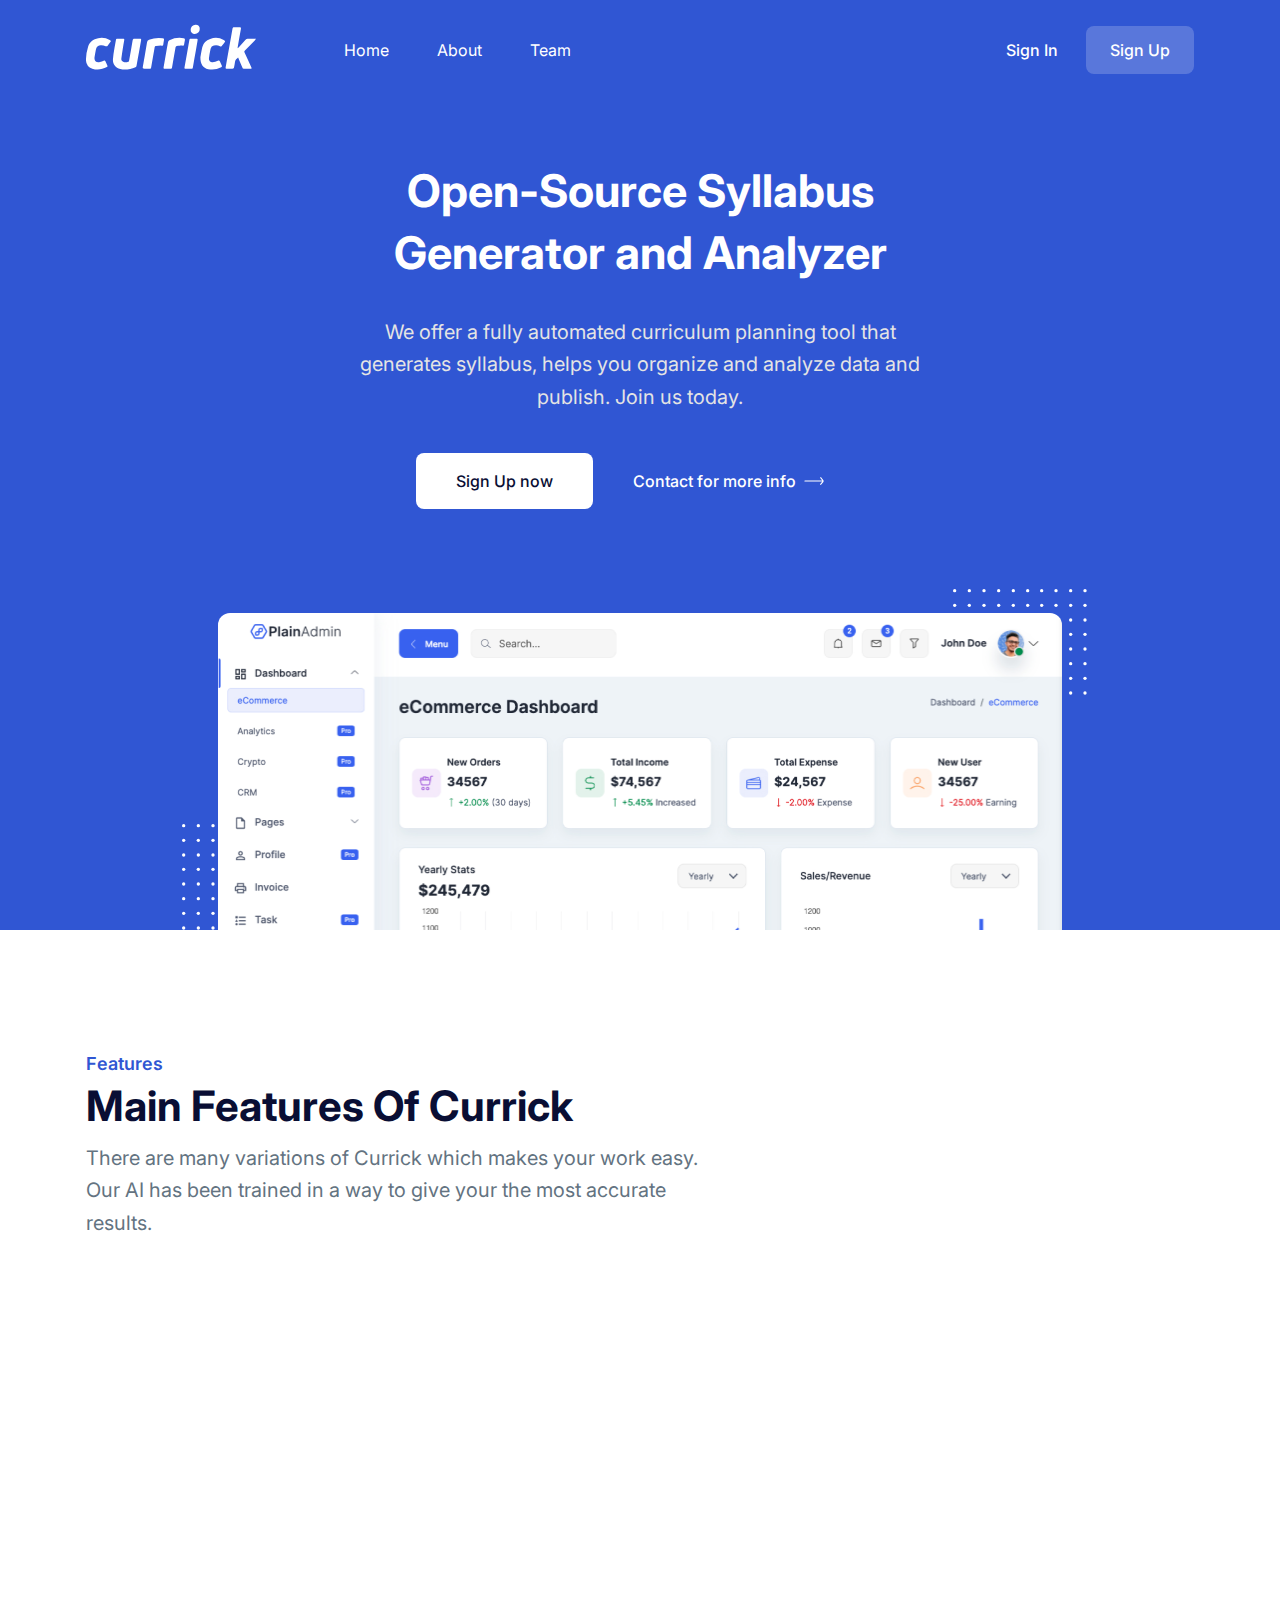
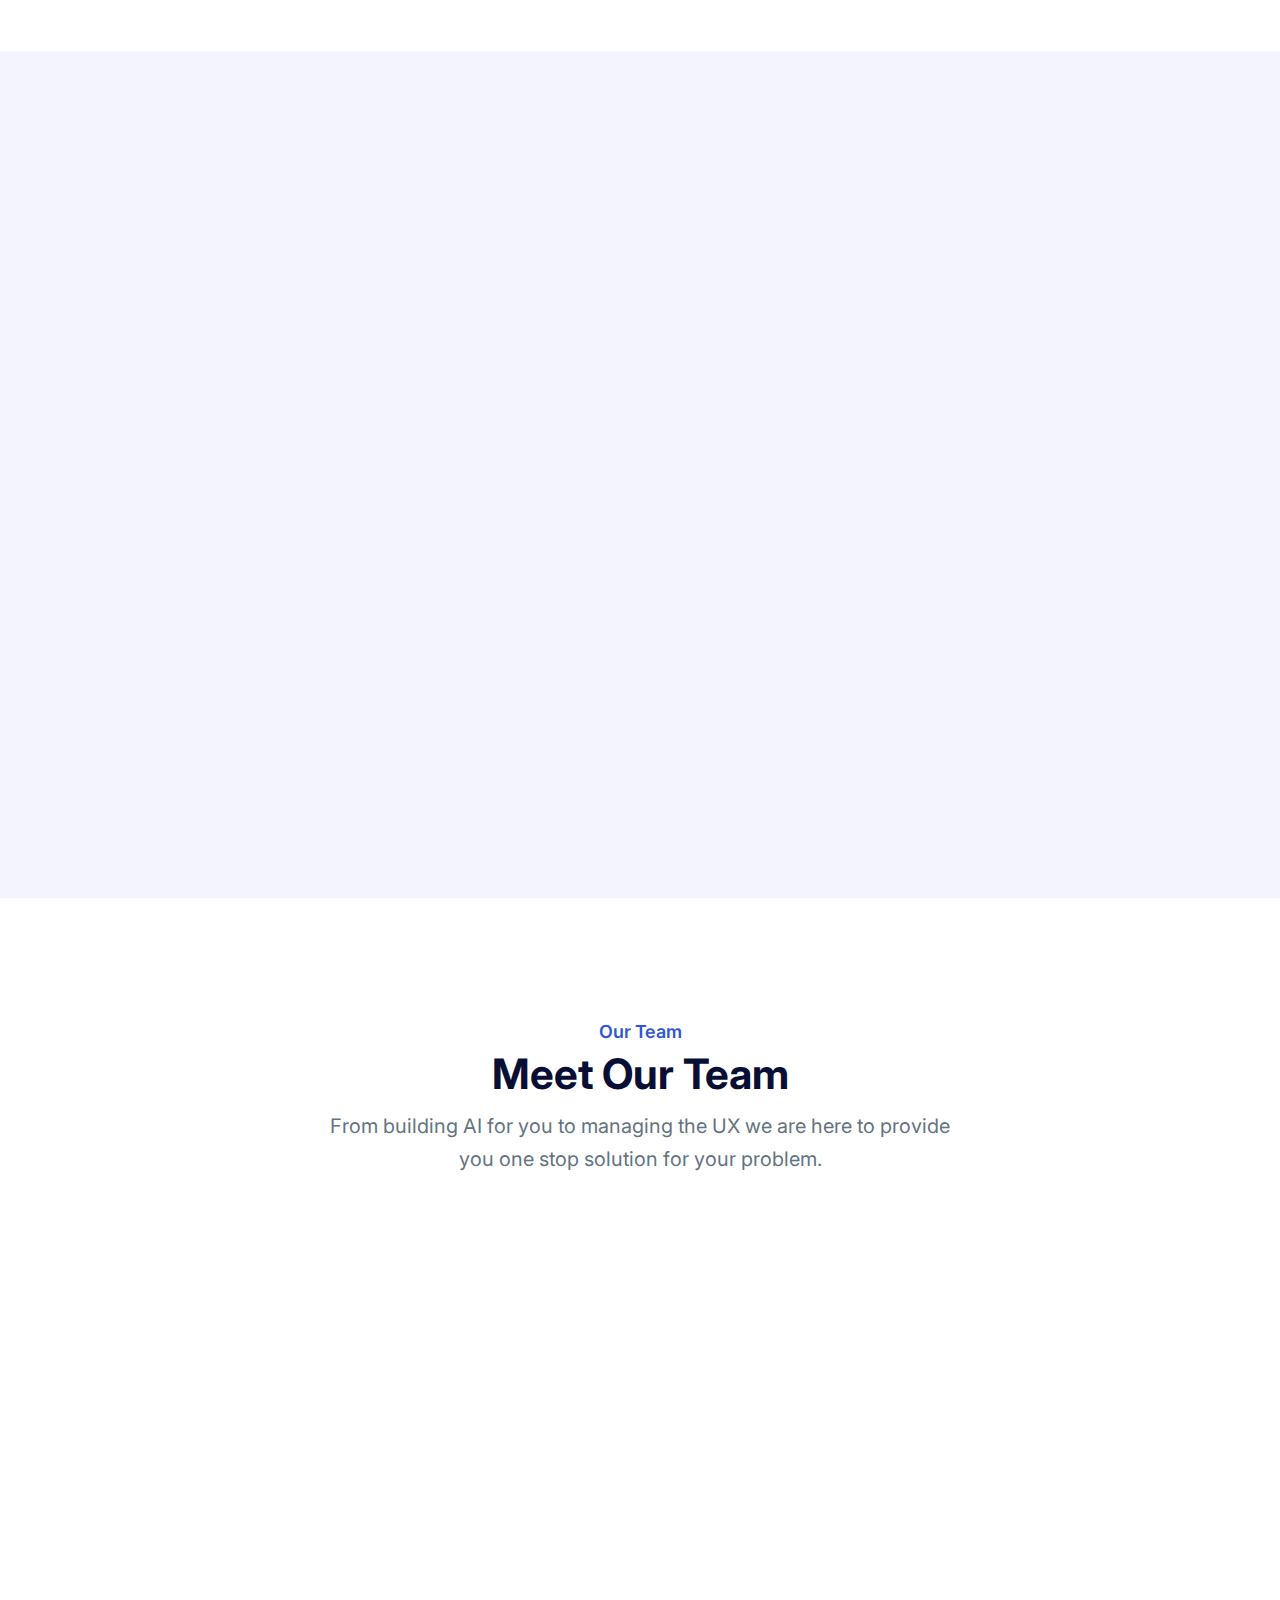
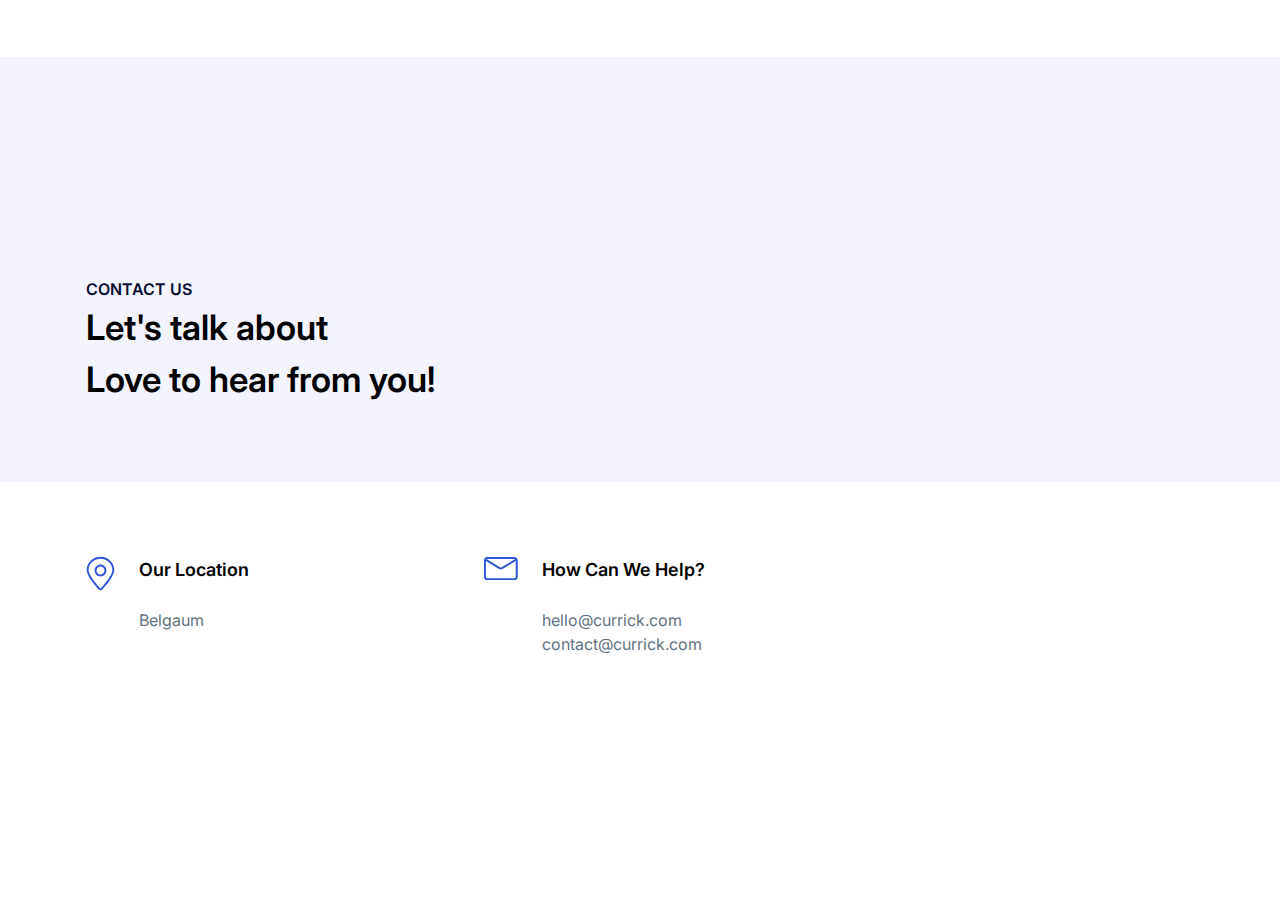
<file: templates/index.html>
<!DOCTYPE html>
<html lang="en" class="scroll-smooth">
  <head>
    <meta charset="UTF-8" />
    <meta http-equiv="X-UA-Compatible" content="IE=edge" />
    <meta name="viewport" content="width=device-width, initial-scale=1.0" />
    <title>
      Currick - Home
    </title>
    <link
      rel="shortcut icon"
      href="../static/img/logo/favicon.svg"
      type="image/x-icon"
    />
    <link rel="stylesheet" href="../static/css/animate.css" />
    <link rel="stylesheet" href="../static/css/tailwind.css" />

    <!-- ==== WOW JS ==== -->
    <script src="../static/js/wow.min.js"></script>
    <script>
      new WOW().init();
    </script>
  </head>
  <body>
    <!-- ====== Navbar Section Start -->
    <div
      class="ud-header absolute top-0 left-0 z-40 flex w-full items-center bg-transparent"
    >
      <div class="container">
        <div class="relative -mx-4 flex items-center justify-between">
          <div class="w-60 max-w-full px-4">
            <a href="/" class="navbar-logo block w-full py-5">
              <img
                src="../static/img/logo/logo-white.svg"
                alt="logo"
                class="header-logo w-full"
              />
            </a>
          </div>
          <div class="flex w-full items-center justify-between px-4">
            <div>
              <button
                id="navbarToggler"
                class="absolute right-4 top-1/2 block -translate-y-1/2 rounded-lg px-3 py-[6px] ring-primary focus:ring-2 lg:hidden"
              >
                <span
                  class="relative my-[6px] block h-[2px] w-[30px] bg-white"
                ></span>
                <span
                  class="relative my-[6px] block h-[2px] w-[30px] bg-white"
                ></span>
                <span
                  class="relative my-[6px] block h-[2px] w-[30px] bg-white"
                ></span>
              </button>
              <nav
                id="navbarCollapse"
                class="absolute right-4 top-full hidden w-full max-w-[250px] rounded-lg bg-white py-5 shadow-lg lg:static lg:block lg:w-full lg:max-w-full lg:bg-transparent lg:py-0 lg:px-4 lg:shadow-none xl:px-6"
              >
                <ul class="blcok lg:flex">
                  <li class="group relative">
                    <a
                      href="/"
                      class="ud-menu-scroll mx-8 flex py-2 text-base text-dark group-hover:text-primary lg:mr-0 lg:inline-flex lg:py-6 lg:px-0 lg:text-white lg:group-hover:text-white lg:group-hover:opacity-70"
                    >
                      Home
                    </a>
                  </li>
                  <li class="group relative">
                    <a
                      href="/about"
                      class="ud-menu-scroll mx-8 flex py-2 text-base text-dark group-hover:text-primary lg:mr-0 lg:ml-7 lg:inline-flex lg:py-6 lg:px-0 lg:text-white lg:group-hover:text-white lg:group-hover:opacity-70 xl:ml-12"
                    >
                      About
                    </a>
                  </li>
                  <li class="group relative">
                    <a
                      href="/team"
                      class="ud-menu-scroll mx-8 flex py-2 text-base text-dark group-hover:text-primary lg:mr-0 lg:ml-7 lg:inline-flex lg:py-6 lg:px-0 lg:text-white lg:group-hover:text-white lg:group-hover:opacity-70 xl:ml-12"
                    >
                      Team
                    </a>
                  </li>
                </ul>
              </nav>
            </div>
            <div class="hidden justify-end pr-16 sm:flex lg:pr-0">
              <a
                href="/login"
                class="loginBtn py-3 px-7 text-base font-medium text-white hover:opacity-70"
              >
                Sign In
              </a>
              <a
                href="/register"
                class="signUpBtn rounded-lg bg-white bg-opacity-20 py-3 px-6 text-base font-medium text-white duration-300 ease-in-out hover:bg-opacity-100 hover:text-dark"
              >
                Sign Up
              </a>
            </div>
          </div>
        </div>
      </div>
    </div>
    <!-- ====== Navbar Section End -->

    <!-- ====== Hero Section Start -->
    <div
      id="home"
      class="relative overflow-hidden bg-primary pt-[120px] md:pt-[130px] lg:pt-[160px]"
    >
      <div class="container">
        <div class="-mx-4 flex flex-wrap items-center">
          <div class="w-full px-4">
            <div
              class="hero-content wow fadeInUp mx-auto max-w-[780px] text-center"
              data-wow-delay=".2s"
            >
              <h1
                class="mb-8 text-3xl font-bold leading-snug text-white sm:text-4xl sm:leading-snug md:text-[45px] md:leading-snug"
              >
                Open-Source Syllabus <br>Generator and Analyzer
              </h1>
              <p
                class="mx-auto mb-10 max-w-[600px] text-base text-[#e4e4e4] sm:text-lg sm:leading-relaxed md:text-xl md:leading-relaxed"
              >
              We offer a fully automated curriculum planning tool that generates syllabus, helps you organize and analyze data and publish. Join us today.
              </p>
              <ul class="mb-10 flex flex-wrap items-center justify-center">
                <li>
                  <a
                    href="/register"
                    class="inline-flex items-center justify-center rounded-lg bg-white py-4 px-6 text-center text-base font-medium text-dark transition duration-300 ease-in-out hover:text-primary hover:shadow-lg sm:px-10"
                  >
                    Sign Up now
                  </a>
                </li>
                <li>
                  <a
                    href="/contact"
                    target="_blank"
                    class="flex items-center py-4 px-6 text-base font-medium text-white transition duration-300 ease-in-out hover:opacity-70 sm:px-10"
                  >
                    Contact for more info
                    <span class="pl-2">
                      <svg
                        width="20"
                        height="8"
                        viewBox="0 0 20 8"
                        class="fill-current"
                      >
                        <path
                          d="M19.2188 2.90632L17.0625 0.343819C16.875 0.125069 16.5312 0.0938193 16.2812 0.281319C16.0625 0.468819 16.0312 0.812569 16.2188 1.06257L18.25 3.46882H0.9375C0.625 3.46882 0.375 3.71882 0.375 4.03132C0.375 4.34382 0.625 4.59382 0.9375 4.59382H18.25L16.2188 7.00007C16.0312 7.21882 16.0625 7.56257 16.2812 7.78132C16.375 7.87507 16.5 7.90632 16.625 7.90632C16.7812 7.90632 16.9375 7.84382 17.0312 7.71882L19.1875 5.15632C19.75 4.46882 19.75 3.53132 19.2188 2.90632Z"
                        />
                      </svg>
                    </span>
                  </a>
                </li>
              </ul>
            </div>
          </div>

          <div class="w-full px-4">
            <div
              class="wow fadeInUp relative z-10 mx-auto max-w-[845px]"
              data-wow-delay=".25s"
            >
              <div class="mt-16">
                <img
                  src="../static/img/hero/hero-image.jpg"
                  alt="hero"
                  class="mx-auto max-w-full rounded-t-xl rounded-tr-xl"
                />
              </div>
              <div class="absolute bottom-0 -left-9 z-[-1]">
                <svg
                  width="134"
                  height="106"
                  viewBox="0 0 134 106"
                  fill="none"
                  xmlns="http://www.w3.org/2000/svg"
                >
                  <circle
                    cx="1.66667"
                    cy="104"
                    r="1.66667"
                    transform="rotate(-90 1.66667 104)"
                    fill="white"
                  />
                  <circle
                    cx="16.3333"
                    cy="104"
                    r="1.66667"
                    transform="rotate(-90 16.3333 104)"
                    fill="white"
                  />
                  <circle
                    cx="31"
                    cy="104"
                    r="1.66667"
                    transform="rotate(-90 31 104)"
                    fill="white"
                  />
                  <circle
                    cx="45.6667"
                    cy="104"
                    r="1.66667"
                    transform="rotate(-90 45.6667 104)"
                    fill="white"
                  />
                  <circle
                    cx="60.3333"
                    cy="104"
                    r="1.66667"
                    transform="rotate(-90 60.3333 104)"
                    fill="white"
                  />
                  <circle
                    cx="88.6667"
                    cy="104"
                    r="1.66667"
                    transform="rotate(-90 88.6667 104)"
                    fill="white"
                  />
                  <circle
                    cx="117.667"
                    cy="104"
                    r="1.66667"
                    transform="rotate(-90 117.667 104)"
                    fill="white"
                  />
                  <circle
                    cx="74.6667"
                    cy="104"
                    r="1.66667"
                    transform="rotate(-90 74.6667 104)"
                    fill="white"
                  />
                  <circle
                    cx="103"
                    cy="104"
                    r="1.66667"
                    transform="rotate(-90 103 104)"
                    fill="white"
                  />
                  <circle
                    cx="132"
                    cy="104"
                    r="1.66667"
                    transform="rotate(-90 132 104)"
                    fill="white"
                  />
                  <circle
                    cx="1.66667"
                    cy="89.3333"
                    r="1.66667"
                    transform="rotate(-90 1.66667 89.3333)"
                    fill="white"
                  />
                  <circle
                    cx="16.3333"
                    cy="89.3333"
                    r="1.66667"
                    transform="rotate(-90 16.3333 89.3333)"
                    fill="white"
                  />
                  <circle
                    cx="31"
                    cy="89.3333"
                    r="1.66667"
                    transform="rotate(-90 31 89.3333)"
                    fill="white"
                  />
                  <circle
                    cx="45.6667"
                    cy="89.3333"
                    r="1.66667"
                    transform="rotate(-90 45.6667 89.3333)"
                    fill="white"
                  />
                  <circle
                    cx="60.3333"
                    cy="89.3338"
                    r="1.66667"
                    transform="rotate(-90 60.3333 89.3338)"
                    fill="white"
                  />
                  <circle
                    cx="88.6667"
                    cy="89.3338"
                    r="1.66667"
                    transform="rotate(-90 88.6667 89.3338)"
                    fill="white"
                  />
                  <circle
                    cx="117.667"
                    cy="89.3338"
                    r="1.66667"
                    transform="rotate(-90 117.667 89.3338)"
                    fill="white"
                  />
                  <circle
                    cx="74.6667"
                    cy="89.3338"
                    r="1.66667"
                    transform="rotate(-90 74.6667 89.3338)"
                    fill="white"
                  />
                  <circle
                    cx="103"
                    cy="89.3338"
                    r="1.66667"
                    transform="rotate(-90 103 89.3338)"
                    fill="white"
                  />
                  <circle
                    cx="132"
                    cy="89.3338"
                    r="1.66667"
                    transform="rotate(-90 132 89.3338)"
                    fill="white"
                  />
                  <circle
                    cx="1.66667"
                    cy="74.6673"
                    r="1.66667"
                    transform="rotate(-90 1.66667 74.6673)"
                    fill="white"
                  />
                  <circle
                    cx="1.66667"
                    cy="31.0003"
                    r="1.66667"
                    transform="rotate(-90 1.66667 31.0003)"
                    fill="white"
                  />
                  <circle
                    cx="16.3333"
                    cy="74.6668"
                    r="1.66667"
                    transform="rotate(-90 16.3333 74.6668)"
                    fill="white"
                  />
                  <circle
                    cx="16.3333"
                    cy="31.0003"
                    r="1.66667"
                    transform="rotate(-90 16.3333 31.0003)"
                    fill="white"
                  />
                  <circle
                    cx="31"
                    cy="74.6668"
                    r="1.66667"
                    transform="rotate(-90 31 74.6668)"
                    fill="white"
                  />
                  <circle
                    cx="31"
                    cy="31.0003"
                    r="1.66667"
                    transform="rotate(-90 31 31.0003)"
                    fill="white"
                  />
                  <circle
                    cx="45.6667"
                    cy="74.6668"
                    r="1.66667"
                    transform="rotate(-90 45.6667 74.6668)"
                    fill="white"
                  />
                  <circle
                    cx="45.6667"
                    cy="31.0003"
                    r="1.66667"
                    transform="rotate(-90 45.6667 31.0003)"
                    fill="white"
                  />
                  <circle
                    cx="60.3333"
                    cy="74.6668"
                    r="1.66667"
                    transform="rotate(-90 60.3333 74.6668)"
                    fill="white"
                  />
                  <circle
                    cx="60.3333"
                    cy="31.0001"
                    r="1.66667"
                    transform="rotate(-90 60.3333 31.0001)"
                    fill="white"
                  />
                  <circle
                    cx="88.6667"
                    cy="74.6668"
                    r="1.66667"
                    transform="rotate(-90 88.6667 74.6668)"
                    fill="white"
                  />
                  <circle
                    cx="88.6667"
                    cy="31.0001"
                    r="1.66667"
                    transform="rotate(-90 88.6667 31.0001)"
                    fill="white"
                  />
                  <circle
                    cx="117.667"
                    cy="74.6668"
                    r="1.66667"
                    transform="rotate(-90 117.667 74.6668)"
                    fill="white"
                  />
                  <circle
                    cx="117.667"
                    cy="31.0001"
                    r="1.66667"
                    transform="rotate(-90 117.667 31.0001)"
                    fill="white"
                  />
                  <circle
                    cx="74.6667"
                    cy="74.6668"
                    r="1.66667"
                    transform="rotate(-90 74.6667 74.6668)"
                    fill="white"
                  />
                  <circle
                    cx="74.6667"
                    cy="31.0001"
                    r="1.66667"
                    transform="rotate(-90 74.6667 31.0001)"
                    fill="white"
                  />
                  <circle
                    cx="103"
                    cy="74.6668"
                    r="1.66667"
                    transform="rotate(-90 103 74.6668)"
                    fill="white"
                  />
                  <circle
                    cx="103"
                    cy="31.0001"
                    r="1.66667"
                    transform="rotate(-90 103 31.0001)"
                    fill="white"
                  />
                  <circle
                    cx="132"
                    cy="74.6668"
                    r="1.66667"
                    transform="rotate(-90 132 74.6668)"
                    fill="white"
                  />
                  <circle
                    cx="132"
                    cy="31.0001"
                    r="1.66667"
                    transform="rotate(-90 132 31.0001)"
                    fill="white"
                  />
                  <circle
                    cx="1.66667"
                    cy="60.0003"
                    r="1.66667"
                    transform="rotate(-90 1.66667 60.0003)"
                    fill="white"
                  />
                  <circle
                    cx="1.66667"
                    cy="16.3336"
                    r="1.66667"
                    transform="rotate(-90 1.66667 16.3336)"
                    fill="white"
                  />
                  <circle
                    cx="16.3333"
                    cy="60.0003"
                    r="1.66667"
                    transform="rotate(-90 16.3333 60.0003)"
                    fill="white"
                  />
                  <circle
                    cx="16.3333"
                    cy="16.3336"
                    r="1.66667"
                    transform="rotate(-90 16.3333 16.3336)"
                    fill="white"
                  />
                  <circle
                    cx="31"
                    cy="60.0003"
                    r="1.66667"
                    transform="rotate(-90 31 60.0003)"
                    fill="white"
                  />
                  <circle
                    cx="31"
                    cy="16.3336"
                    r="1.66667"
                    transform="rotate(-90 31 16.3336)"
                    fill="white"
                  />
                  <circle
                    cx="45.6667"
                    cy="60.0003"
                    r="1.66667"
                    transform="rotate(-90 45.6667 60.0003)"
                    fill="white"
                  />
                  <circle
                    cx="45.6667"
                    cy="16.3336"
                    r="1.66667"
                    transform="rotate(-90 45.6667 16.3336)"
                    fill="white"
                  />
                  <circle
                    cx="60.3333"
                    cy="60.0003"
                    r="1.66667"
                    transform="rotate(-90 60.3333 60.0003)"
                    fill="white"
                  />
                  <circle
                    cx="60.3333"
                    cy="16.3336"
                    r="1.66667"
                    transform="rotate(-90 60.3333 16.3336)"
                    fill="white"
                  />
                  <circle
                    cx="88.6667"
                    cy="60.0003"
                    r="1.66667"
                    transform="rotate(-90 88.6667 60.0003)"
                    fill="white"
                  />
                  <circle
                    cx="88.6667"
                    cy="16.3336"
                    r="1.66667"
                    transform="rotate(-90 88.6667 16.3336)"
                    fill="white"
                  />
                  <circle
                    cx="117.667"
                    cy="60.0003"
                    r="1.66667"
                    transform="rotate(-90 117.667 60.0003)"
                    fill="white"
                  />
                  <circle
                    cx="117.667"
                    cy="16.3336"
                    r="1.66667"
                    transform="rotate(-90 117.667 16.3336)"
                    fill="white"
                  />
                  <circle
                    cx="74.6667"
                    cy="60.0003"
                    r="1.66667"
                    transform="rotate(-90 74.6667 60.0003)"
                    fill="white"
                  />
                  <circle
                    cx="74.6667"
                    cy="16.3336"
                    r="1.66667"
                    transform="rotate(-90 74.6667 16.3336)"
                    fill="white"
                  />
                  <circle
                    cx="103"
                    cy="60.0003"
                    r="1.66667"
                    transform="rotate(-90 103 60.0003)"
                    fill="white"
                  />
                  <circle
                    cx="103"
                    cy="16.3336"
                    r="1.66667"
                    transform="rotate(-90 103 16.3336)"
                    fill="white"
                  />
                  <circle
                    cx="132"
                    cy="60.0003"
                    r="1.66667"
                    transform="rotate(-90 132 60.0003)"
                    fill="white"
                  />
                  <circle
                    cx="132"
                    cy="16.3336"
                    r="1.66667"
                    transform="rotate(-90 132 16.3336)"
                    fill="white"
                  />
                  <circle
                    cx="1.66667"
                    cy="45.3336"
                    r="1.66667"
                    transform="rotate(-90 1.66667 45.3336)"
                    fill="white"
                  />
                  <circle
                    cx="1.66667"
                    cy="1.66683"
                    r="1.66667"
                    transform="rotate(-90 1.66667 1.66683)"
                    fill="white"
                  />
                  <circle
                    cx="16.3333"
                    cy="45.3336"
                    r="1.66667"
                    transform="rotate(-90 16.3333 45.3336)"
                    fill="white"
                  />
                  <circle
                    cx="16.3333"
                    cy="1.66683"
                    r="1.66667"
                    transform="rotate(-90 16.3333 1.66683)"
                    fill="white"
                  />
                  <circle
                    cx="31"
                    cy="45.3336"
                    r="1.66667"
                    transform="rotate(-90 31 45.3336)"
                    fill="white"
                  />
                  <circle
                    cx="31"
                    cy="1.66683"
                    r="1.66667"
                    transform="rotate(-90 31 1.66683)"
                    fill="white"
                  />
                  <circle
                    cx="45.6667"
                    cy="45.3336"
                    r="1.66667"
                    transform="rotate(-90 45.6667 45.3336)"
                    fill="white"
                  />
                  <circle
                    cx="45.6667"
                    cy="1.66683"
                    r="1.66667"
                    transform="rotate(-90 45.6667 1.66683)"
                    fill="white"
                  />
                  <circle
                    cx="60.3333"
                    cy="45.3338"
                    r="1.66667"
                    transform="rotate(-90 60.3333 45.3338)"
                    fill="white"
                  />
                  <circle
                    cx="60.3333"
                    cy="1.66707"
                    r="1.66667"
                    transform="rotate(-90 60.3333 1.66707)"
                    fill="white"
                  />
                  <circle
                    cx="88.6667"
                    cy="45.3338"
                    r="1.66667"
                    transform="rotate(-90 88.6667 45.3338)"
                    fill="white"
                  />
                  <circle
                    cx="88.6667"
                    cy="1.66707"
                    r="1.66667"
                    transform="rotate(-90 88.6667 1.66707)"
                    fill="white"
                  />
                  <circle
                    cx="117.667"
                    cy="45.3338"
                    r="1.66667"
                    transform="rotate(-90 117.667 45.3338)"
                    fill="white"
                  />
                  <circle
                    cx="117.667"
                    cy="1.66707"
                    r="1.66667"
                    transform="rotate(-90 117.667 1.66707)"
                    fill="white"
                  />
                  <circle
                    cx="74.6667"
                    cy="45.3338"
                    r="1.66667"
                    transform="rotate(-90 74.6667 45.3338)"
                    fill="white"
                  />
                  <circle
                    cx="74.6667"
                    cy="1.66707"
                    r="1.66667"
                    transform="rotate(-90 74.6667 1.66707)"
                    fill="white"
                  />
                  <circle
                    cx="103"
                    cy="45.3338"
                    r="1.66667"
                    transform="rotate(-90 103 45.3338)"
                    fill="white"
                  />
                  <circle
                    cx="103"
                    cy="1.66707"
                    r="1.66667"
                    transform="rotate(-90 103 1.66707)"
                    fill="white"
                  />
                  <circle
                    cx="132"
                    cy="45.3338"
                    r="1.66667"
                    transform="rotate(-90 132 45.3338)"
                    fill="white"
                  />
                  <circle
                    cx="132"
                    cy="1.66707"
                    r="1.66667"
                    transform="rotate(-90 132 1.66707)"
                    fill="white"
                  />
                </svg>
              </div>
              <div class="absolute -top-6 -right-6 z-[-1]">
                <svg
                  width="134"
                  height="106"
                  viewBox="0 0 134 106"
                  fill="none"
                  xmlns="http://www.w3.org/2000/svg"
                >
                  <circle
                    cx="1.66667"
                    cy="104"
                    r="1.66667"
                    transform="rotate(-90 1.66667 104)"
                    fill="white"
                  />
                  <circle
                    cx="16.3333"
                    cy="104"
                    r="1.66667"
                    transform="rotate(-90 16.3333 104)"
                    fill="white"
                  />
                  <circle
                    cx="31"
                    cy="104"
                    r="1.66667"
                    transform="rotate(-90 31 104)"
                    fill="white"
                  />
                  <circle
                    cx="45.6667"
                    cy="104"
                    r="1.66667"
                    transform="rotate(-90 45.6667 104)"
                    fill="white"
                  />
                  <circle
                    cx="60.3333"
                    cy="104"
                    r="1.66667"
                    transform="rotate(-90 60.3333 104)"
                    fill="white"
                  />
                  <circle
                    cx="88.6667"
                    cy="104"
                    r="1.66667"
                    transform="rotate(-90 88.6667 104)"
                    fill="white"
                  />
                  <circle
                    cx="117.667"
                    cy="104"
                    r="1.66667"
                    transform="rotate(-90 117.667 104)"
                    fill="white"
                  />
                  <circle
                    cx="74.6667"
                    cy="104"
                    r="1.66667"
                    transform="rotate(-90 74.6667 104)"
                    fill="white"
                  />
                  <circle
                    cx="103"
                    cy="104"
                    r="1.66667"
                    transform="rotate(-90 103 104)"
                    fill="white"
                  />
                  <circle
                    cx="132"
                    cy="104"
                    r="1.66667"
                    transform="rotate(-90 132 104)"
                    fill="white"
                  />
                  <circle
                    cx="1.66667"
                    cy="89.3333"
                    r="1.66667"
                    transform="rotate(-90 1.66667 89.3333)"
                    fill="white"
                  />
                  <circle
                    cx="16.3333"
                    cy="89.3333"
                    r="1.66667"
                    transform="rotate(-90 16.3333 89.3333)"
                    fill="white"
                  />
                  <circle
                    cx="31"
                    cy="89.3333"
                    r="1.66667"
                    transform="rotate(-90 31 89.3333)"
                    fill="white"
                  />
                  <circle
                    cx="45.6667"
                    cy="89.3333"
                    r="1.66667"
                    transform="rotate(-90 45.6667 89.3333)"
                    fill="white"
                  />
                  <circle
                    cx="60.3333"
                    cy="89.3338"
                    r="1.66667"
                    transform="rotate(-90 60.3333 89.3338)"
                    fill="white"
                  />
                  <circle
                    cx="88.6667"
                    cy="89.3338"
                    r="1.66667"
                    transform="rotate(-90 88.6667 89.3338)"
                    fill="white"
                  />
                  <circle
                    cx="117.667"
                    cy="89.3338"
                    r="1.66667"
                    transform="rotate(-90 117.667 89.3338)"
                    fill="white"
                  />
                  <circle
                    cx="74.6667"
                    cy="89.3338"
                    r="1.66667"
                    transform="rotate(-90 74.6667 89.3338)"
                    fill="white"
                  />
                  <circle
                    cx="103"
                    cy="89.3338"
                    r="1.66667"
                    transform="rotate(-90 103 89.3338)"
                    fill="white"
                  />
                  <circle
                    cx="132"
                    cy="89.3338"
                    r="1.66667"
                    transform="rotate(-90 132 89.3338)"
                    fill="white"
                  />
                  <circle
                    cx="1.66667"
                    cy="74.6673"
                    r="1.66667"
                    transform="rotate(-90 1.66667 74.6673)"
                    fill="white"
                  />
                  <circle
                    cx="1.66667"
                    cy="31.0003"
                    r="1.66667"
                    transform="rotate(-90 1.66667 31.0003)"
                    fill="white"
                  />
                  <circle
                    cx="16.3333"
                    cy="74.6668"
                    r="1.66667"
                    transform="rotate(-90 16.3333 74.6668)"
                    fill="white"
                  />
                  <circle
                    cx="16.3333"
                    cy="31.0003"
                    r="1.66667"
                    transform="rotate(-90 16.3333 31.0003)"
                    fill="white"
                  />
                  <circle
                    cx="31"
                    cy="74.6668"
                    r="1.66667"
                    transform="rotate(-90 31 74.6668)"
                    fill="white"
                  />
                  <circle
                    cx="31"
                    cy="31.0003"
                    r="1.66667"
                    transform="rotate(-90 31 31.0003)"
                    fill="white"
                  />
                  <circle
                    cx="45.6667"
                    cy="74.6668"
                    r="1.66667"
                    transform="rotate(-90 45.6667 74.6668)"
                    fill="white"
                  />
                  <circle
                    cx="45.6667"
                    cy="31.0003"
                    r="1.66667"
                    transform="rotate(-90 45.6667 31.0003)"
                    fill="white"
                  />
                  <circle
                    cx="60.3333"
                    cy="74.6668"
                    r="1.66667"
                    transform="rotate(-90 60.3333 74.6668)"
                    fill="white"
                  />
                  <circle
                    cx="60.3333"
                    cy="31.0001"
                    r="1.66667"
                    transform="rotate(-90 60.3333 31.0001)"
                    fill="white"
                  />
                  <circle
                    cx="88.6667"
                    cy="74.6668"
                    r="1.66667"
                    transform="rotate(-90 88.6667 74.6668)"
                    fill="white"
                  />
                  <circle
                    cx="88.6667"
                    cy="31.0001"
                    r="1.66667"
                    transform="rotate(-90 88.6667 31.0001)"
                    fill="white"
                  />
                  <circle
                    cx="117.667"
                    cy="74.6668"
                    r="1.66667"
                    transform="rotate(-90 117.667 74.6668)"
                    fill="white"
                  />
                  <circle
                    cx="117.667"
                    cy="31.0001"
                    r="1.66667"
                    transform="rotate(-90 117.667 31.0001)"
                    fill="white"
                  />
                  <circle
                    cx="74.6667"
                    cy="74.6668"
                    r="1.66667"
                    transform="rotate(-90 74.6667 74.6668)"
                    fill="white"
                  />
                  <circle
                    cx="74.6667"
                    cy="31.0001"
                    r="1.66667"
                    transform="rotate(-90 74.6667 31.0001)"
                    fill="white"
                  />
                  <circle
                    cx="103"
                    cy="74.6668"
                    r="1.66667"
                    transform="rotate(-90 103 74.6668)"
                    fill="white"
                  />
                  <circle
                    cx="103"
                    cy="31.0001"
                    r="1.66667"
                    transform="rotate(-90 103 31.0001)"
                    fill="white"
                  />
                  <circle
                    cx="132"
                    cy="74.6668"
                    r="1.66667"
                    transform="rotate(-90 132 74.6668)"
                    fill="white"
                  />
                  <circle
                    cx="132"
                    cy="31.0001"
                    r="1.66667"
                    transform="rotate(-90 132 31.0001)"
                    fill="white"
                  />
                  <circle
                    cx="1.66667"
                    cy="60.0003"
                    r="1.66667"
                    transform="rotate(-90 1.66667 60.0003)"
                    fill="white"
                  />
                  <circle
                    cx="1.66667"
                    cy="16.3336"
                    r="1.66667"
                    transform="rotate(-90 1.66667 16.3336)"
                    fill="white"
                  />
                  <circle
                    cx="16.3333"
                    cy="60.0003"
                    r="1.66667"
                    transform="rotate(-90 16.3333 60.0003)"
                    fill="white"
                  />
                  <circle
                    cx="16.3333"
                    cy="16.3336"
                    r="1.66667"
                    transform="rotate(-90 16.3333 16.3336)"
                    fill="white"
                  />
                  <circle
                    cx="31"
                    cy="60.0003"
                    r="1.66667"
                    transform="rotate(-90 31 60.0003)"
                    fill="white"
                  />
                  <circle
                    cx="31"
                    cy="16.3336"
                    r="1.66667"
                    transform="rotate(-90 31 16.3336)"
                    fill="white"
                  />
                  <circle
                    cx="45.6667"
                    cy="60.0003"
                    r="1.66667"
                    transform="rotate(-90 45.6667 60.0003)"
                    fill="white"
                  />
                  <circle
                    cx="45.6667"
                    cy="16.3336"
                    r="1.66667"
                    transform="rotate(-90 45.6667 16.3336)"
                    fill="white"
                  />
                  <circle
                    cx="60.3333"
                    cy="60.0003"
                    r="1.66667"
                    transform="rotate(-90 60.3333 60.0003)"
                    fill="white"
                  />
                  <circle
                    cx="60.3333"
                    cy="16.3336"
                    r="1.66667"
                    transform="rotate(-90 60.3333 16.3336)"
                    fill="white"
                  />
                  <circle
                    cx="88.6667"
                    cy="60.0003"
                    r="1.66667"
                    transform="rotate(-90 88.6667 60.0003)"
                    fill="white"
                  />
                  <circle
                    cx="88.6667"
                    cy="16.3336"
                    r="1.66667"
                    transform="rotate(-90 88.6667 16.3336)"
                    fill="white"
                  />
                  <circle
                    cx="117.667"
                    cy="60.0003"
                    r="1.66667"
                    transform="rotate(-90 117.667 60.0003)"
                    fill="white"
                  />
                  <circle
                    cx="117.667"
                    cy="16.3336"
                    r="1.66667"
                    transform="rotate(-90 117.667 16.3336)"
                    fill="white"
                  />
                  <circle
                    cx="74.6667"
                    cy="60.0003"
                    r="1.66667"
                    transform="rotate(-90 74.6667 60.0003)"
                    fill="white"
                  />
                  <circle
                    cx="74.6667"
                    cy="16.3336"
                    r="1.66667"
                    transform="rotate(-90 74.6667 16.3336)"
                    fill="white"
                  />
                  <circle
                    cx="103"
                    cy="60.0003"
                    r="1.66667"
                    transform="rotate(-90 103 60.0003)"
                    fill="white"
                  />
                  <circle
                    cx="103"
                    cy="16.3336"
                    r="1.66667"
                    transform="rotate(-90 103 16.3336)"
                    fill="white"
                  />
                  <circle
                    cx="132"
                    cy="60.0003"
                    r="1.66667"
                    transform="rotate(-90 132 60.0003)"
                    fill="white"
                  />
                  <circle
                    cx="132"
                    cy="16.3336"
                    r="1.66667"
                    transform="rotate(-90 132 16.3336)"
                    fill="white"
                  />
                  <circle
                    cx="1.66667"
                    cy="45.3336"
                    r="1.66667"
                    transform="rotate(-90 1.66667 45.3336)"
                    fill="white"
                  />
                  <circle
                    cx="1.66667"
                    cy="1.66683"
                    r="1.66667"
                    transform="rotate(-90 1.66667 1.66683)"
                    fill="white"
                  />
                  <circle
                    cx="16.3333"
                    cy="45.3336"
                    r="1.66667"
                    transform="rotate(-90 16.3333 45.3336)"
                    fill="white"
                  />
                  <circle
                    cx="16.3333"
                    cy="1.66683"
                    r="1.66667"
                    transform="rotate(-90 16.3333 1.66683)"
                    fill="white"
                  />
                  <circle
                    cx="31"
                    cy="45.3336"
                    r="1.66667"
                    transform="rotate(-90 31 45.3336)"
                    fill="white"
                  />
                  <circle
                    cx="31"
                    cy="1.66683"
                    r="1.66667"
                    transform="rotate(-90 31 1.66683)"
                    fill="white"
                  />
                  <circle
                    cx="45.6667"
                    cy="45.3336"
                    r="1.66667"
                    transform="rotate(-90 45.6667 45.3336)"
                    fill="white"
                  />
                  <circle
                    cx="45.6667"
                    cy="1.66683"
                    r="1.66667"
                    transform="rotate(-90 45.6667 1.66683)"
                    fill="white"
                  />
                  <circle
                    cx="60.3333"
                    cy="45.3338"
                    r="1.66667"
                    transform="rotate(-90 60.3333 45.3338)"
                    fill="white"
                  />
                  <circle
                    cx="60.3333"
                    cy="1.66707"
                    r="1.66667"
                    transform="rotate(-90 60.3333 1.66707)"
                    fill="white"
                  />
                  <circle
                    cx="88.6667"
                    cy="45.3338"
                    r="1.66667"
                    transform="rotate(-90 88.6667 45.3338)"
                    fill="white"
                  />
                  <circle
                    cx="88.6667"
                    cy="1.66707"
                    r="1.66667"
                    transform="rotate(-90 88.6667 1.66707)"
                    fill="white"
                  />
                  <circle
                    cx="117.667"
                    cy="45.3338"
                    r="1.66667"
                    transform="rotate(-90 117.667 45.3338)"
                    fill="white"
                  />
                  <circle
                    cx="117.667"
                    cy="1.66707"
                    r="1.66667"
                    transform="rotate(-90 117.667 1.66707)"
                    fill="white"
                  />
                  <circle
                    cx="74.6667"
                    cy="45.3338"
                    r="1.66667"
                    transform="rotate(-90 74.6667 45.3338)"
                    fill="white"
                  />
                  <circle
                    cx="74.6667"
                    cy="1.66707"
                    r="1.66667"
                    transform="rotate(-90 74.6667 1.66707)"
                    fill="white"
                  />
                  <circle
                    cx="103"
                    cy="45.3338"
                    r="1.66667"
                    transform="rotate(-90 103 45.3338)"
                    fill="white"
                  />
                  <circle
                    cx="103"
                    cy="1.66707"
                    r="1.66667"
                    transform="rotate(-90 103 1.66707)"
                    fill="white"
                  />
                  <circle
                    cx="132"
                    cy="45.3338"
                    r="1.66667"
                    transform="rotate(-90 132 45.3338)"
                    fill="white"
                  />
                  <circle
                    cx="132"
                    cy="1.66707"
                    r="1.66667"
                    transform="rotate(-90 132 1.66707)"
                    fill="white"
                  />
                </svg>
              </div>
            </div>
          </div>
        </div>
      </div>
    </div>
    <!-- ====== Hero Section End -->

    <!-- ====== Features Section Start -->
    <section class="pt-20 pb-8 lg:pt-[120px] lg:pb-[70px]">
      <div class="container">
        <div class="-mx-4 flex flex-wrap">
          <div class="w-full px-4">
            <div class="mb-12 max-w-[620px] lg:mb-20">
              <span class="mb-2 block text-lg font-semibold text-primary">
                Features
              </span>
              <h2
                class="mb-4 text-3xl font-bold text-dark sm:text-4xl md:text-[42px]"
              >
                Main Features Of Currick
              </h2>
              <p
                class="text-lg leading-relaxed text-body-color sm:text-xl sm:leading-relaxed"
              >
                There are many variations of Currick which makes your work easy.
                Our AI has been trained in a way to give your the most accurate results.
              </p>
            </div>
          </div>
        </div>
        <div class="-mx-4 flex flex-wrap">
          <div class="w-full px-4 md:w-1/2 lg:w-1/4">
            <div class="wow fadeInUp group mb-12 bg-white" data-wow-delay=".1s">
              <div
                class="relative z-10 mb-8 flex h-[70px] w-[70px] items-center justify-center rounded-2xl bg-primary"
              >
                <span
                  class="absolute top-0 left-0 z-[-1] mb-8 flex h-[70px] w-[70px] rotate-[25deg] items-center justify-center rounded-2xl bg-primary bg-opacity-20 duration-300 group-hover:rotate-45"
                ></span>
                <svg
                  width="35"
                  height="35"
                  viewBox="0 0 52 52"
                  fill="none"
                  xmlns="http://www.w3.org/2000/svg"
                >
                  <path
                    d="M44.9313 11.7H38.9188C40.5438 10.9687 41.7626 9.99374 42.2501 8.69374C42.9001 6.98749 42.2501 5.19999 40.3001 3.33124C38.1876 1.29999 35.9938 0.568738 33.8001 1.13749C29.9813 2.11249 27.4626 7.06874 26.2438 9.99374C25.1063 7.06874 22.5876 2.11249 18.6876 1.13749C16.4938 0.568738 14.3001 1.29999 12.1876 3.33124C10.2376 5.19999 9.5876 6.98749 10.2376 8.69374C10.7251 9.99374 12.0251 10.9687 13.5688 11.7H7.06885C5.0376 11.7 3.4126 13.325 3.4126 15.3562V21.5312C3.4126 23.5625 5.0376 25.1875 7.06885 25.1875H7.71885V46.2312C7.71885 48.8312 9.83135 51.025 12.5126 51.025H40.1376C42.7376 51.025 44.9313 48.9125 44.9313 46.2312V25.1875C46.9626 25.1875 48.5876 23.5625 48.5876 21.5312V15.3562C48.5063 13.325 46.8813 11.7 44.9313 11.7ZM34.5313 3.98124C34.7751 3.89999 35.0188 3.89999 35.1813 3.89999C36.1563 3.89999 37.2126 4.38749 38.2688 5.52499C38.7563 6.01249 39.8126 7.06874 39.5688 7.79999C39.0001 9.34374 33.9626 10.6437 28.9251 11.05C30.0626 8.36874 32.1751 4.54999 34.5313 3.98124ZM13.0001 7.71874C12.7563 6.98749 13.8126 5.93124 14.3001 5.44374C15.4376 4.38749 16.4126 3.81874 17.3876 3.81874C17.6313 3.81874 17.8751 3.81874 18.0376 3.89999C20.4751 4.54999 22.5063 8.28749 23.6438 10.9687C18.6063 10.5625 13.5688 9.26249 13.0001 7.71874ZM42.0063 46.2312C42.0063 47.2875 41.1126 48.1812 40.0563 48.1812H12.4313C11.3751 48.1812 10.4813 47.2875 10.4813 46.2312V25.1875H41.9251V46.2312H42.0063ZM45.6626 21.5312C45.6626 22.0187 45.3376 22.3437 44.8501 22.3437H7.06885C6.6626 22.3437 6.25635 22.0187 6.25635 21.5312V15.3562C6.25635 14.95 6.6626 14.5437 7.06885 14.5437H44.8501C45.2563 14.5437 45.6626 14.8687 45.6626 15.3562V21.5312Z"
                    fill="white"
                  />
                </svg>
              </div>
              <h4 class="mb-3 text-xl font-bold text-dark">
                Free and Open-Source
              </h4>
              <p class="mb-8 text-body-color lg:mb-11">
                We dont charge you anything, it's all free with updates
              </p>
            </div>
          </div>
          <div class="w-full px-4 md:w-1/2 lg:w-1/4">
            <div
              class="wow fadeInUp group mb-12 bg-white"
              data-wow-delay=".15s"
            >
              <div
                class="relative z-10 mb-8 flex h-[70px] w-[70px] items-center justify-center rounded-2xl bg-primary"
              >
                <span
                  class="absolute top-0 left-0 z-[-1] mb-8 flex h-[70px] w-[70px] rotate-[25deg] items-center justify-center rounded-2xl bg-primary bg-opacity-20 duration-300 group-hover:rotate-45"
                ></span>
                <svg
                  width="35"
                  height="35"
                  viewBox="0 0 52 52"
                  fill="none"
                  xmlns="http://www.w3.org/2000/svg"
                >
                  <path
                    d="M49.8062 23.3187L43.875 17.3875C43.3063 16.8187 42.4125 16.8187 41.8438 17.3875C41.275 17.9562 41.275 18.85 41.8438 19.4187L46.9625 24.6187H27.4625V4.87498L32.5812 10.075C33.15 10.6437 34.0437 10.6437 34.6125 10.075C35.1812 9.50623 35.1812 8.61248 34.6125 8.04373L28.6812 2.11248C27.95 1.38123 26.975 0.974976 26 0.974976C24.9438 0.974976 24.05 1.38123 23.3188 2.11248L17.3875 8.04373C16.8187 8.61248 16.8187 9.50623 17.3875 10.075C17.6312 10.3187 18.0375 10.4812 18.3625 10.4812C18.6875 10.4812 19.0937 10.3187 19.3375 10.075L24.6187 4.87498V24.5375H4.95625L10.075 19.3375C10.6437 18.7687 10.6437 17.875 10.075 17.3062C9.50625 16.7375 8.6125 16.7375 8.04375 17.3062L2.1125 23.2375C0.65 24.7 0.65 27.1375 2.1125 28.6L8.04375 34.5312C8.2875 34.775 8.69375 34.9375 9.01875 34.9375C9.34375 34.9375 9.75 34.775 9.99375 34.5312C10.5625 33.9625 10.5625 33.0687 9.99375 32.5L4.79375 27.3H24.4563V47.125L19.2563 41.925C18.6875 41.3562 17.7938 41.3562 17.225 41.925C16.6563 42.4937 16.6563 43.3875 17.225 43.9562L23.1562 49.8875C23.8875 50.6187 24.8625 51.025 25.8375 51.025C26.8937 51.025 27.7875 50.6187 28.5187 49.8875L34.45 43.9562C35.0188 43.3875 35.0188 42.4937 34.45 41.925C33.8813 41.3562 32.9875 41.3562 32.4188 41.925L27.4625 47.125V27.3812H47.0438L41.8438 32.5812C41.275 33.15 41.275 34.0437 41.8438 34.6125C42.0875 34.8562 42.4938 35.0187 42.8188 35.0187C43.1438 35.0187 43.55 34.8562 43.7938 34.6125L49.725 28.6812C51.2688 27.2187 51.2687 24.7812 49.8062 23.3187Z"
                    fill="white"
                  />
                </svg>
              </div>
              <h4 class="mb-3 text-xl font-bold text-dark">
                Multi Syllabus Generator
              </h4>
              <p class="mb-8 text-body-color lg:mb-11">
                We help you generate syllabus for multiple subjects and not just one!
              </p>
            </div>
          </div>
          <div class="w-full px-4 md:w-1/2 lg:w-1/4">
            <div class="wow fadeInUp group mb-12 bg-white" data-wow-delay=".2s">
              <div
                class="relative z-10 mb-8 flex h-[70px] w-[70px] items-center justify-center rounded-2xl bg-primary"
              >
                <span
                  class="absolute top-0 left-0 z-[-1] mb-8 flex h-[70px] w-[70px] rotate-[25deg] items-center justify-center rounded-2xl bg-primary bg-opacity-20 duration-300 group-hover:rotate-45"
                ></span>
                <svg
                  width="35"
                  height="35"
                  viewBox="0 0 35 35"
                  fill="none"
                  xmlns="http://www.w3.org/2000/svg"
                >
                  <path
                    d="M10.7734 14.3281H3.82813C2.07813 14.3281 0.65625 12.9062 0.65625 11.1562V4.21094C0.65625 2.46094 2.07813 1.03906 3.82813 1.03906H10.7734C12.5234 1.03906 13.9453 2.46094 13.9453 4.21094V11.1562C13.9453 12.9062 12.5234 14.3281 10.7734 14.3281ZM3.82813 2.95312C3.17188 2.95312 2.57031 3.5 2.57031 4.21094V11.1562C2.57031 11.8125 3.11719 12.4141 3.82813 12.4141H10.7734C11.4297 12.4141 12.0313 11.8672 12.0313 11.1562V4.21094C12.0313 3.55469 11.4844 2.95312 10.7734 2.95312H3.82813Z"
                    fill="white"
                  />
                  <path
                    d="M31.1719 14.3281H24.2266C22.4766 14.3281 21.0547 12.9062 21.0547 11.1562V4.21094C21.0547 2.46094 22.4766 1.03906 24.2266 1.03906H31.1719C32.9219 1.03906 34.3438 2.46094 34.3438 4.21094V11.1562C34.3438 12.9062 32.9219 14.3281 31.1719 14.3281ZM24.2266 2.95312C23.5703 2.95312 22.9688 3.5 22.9688 4.21094V11.1562C22.9688 11.8125 23.5156 12.4141 24.2266 12.4141H31.1719C31.8281 12.4141 32.4297 11.8672 32.4297 11.1562V4.21094C32.4297 3.55469 31.8828 2.95312 31.1719 2.95312H24.2266Z"
                    fill="white"
                  />
                  <path
                    d="M10.7734 33.9609H3.82813C2.07813 33.9609 0.65625 32.5391 0.65625 30.7891V23.8438C0.65625 22.0938 2.07813 20.6719 3.82813 20.6719H10.7734C12.5234 20.6719 13.9453 22.0938 13.9453 23.8438V30.7891C13.9453 32.5391 12.5234 33.9609 10.7734 33.9609ZM3.82813 22.5859C3.17188 22.5859 2.57031 23.1328 2.57031 23.8438V30.7891C2.57031 31.4453 3.11719 32.0469 3.82813 32.0469H10.7734C11.4297 32.0469 12.0313 31.5 12.0313 30.7891V23.8438C12.0313 23.1875 11.4844 22.5859 10.7734 22.5859H3.82813Z"
                    fill="white"
                  />
                  <path
                    d="M31.1719 33.9609H24.2266C22.4766 33.9609 21.0547 32.5391 21.0547 30.7891V23.8438C21.0547 22.0938 22.4766 20.6719 24.2266 20.6719H31.1719C32.9219 20.6719 34.3438 22.0938 34.3438 23.8438V30.7891C34.3438 32.5391 32.9219 33.9609 31.1719 33.9609ZM24.2266 22.5859C23.5703 22.5859 22.9688 23.1328 22.9688 23.8438V30.7891C22.9688 31.4453 23.5156 32.0469 24.2266 32.0469H31.1719C31.8281 32.0469 32.4297 31.5 32.4297 30.7891V23.8438C32.4297 23.1875 31.8828 22.5859 31.1719 22.5859H24.2266Z"
                    fill="white"
                  />
                </svg>
              </div>
              <h4 class="mb-3 text-xl font-bold text-dark">
                Well Trained AI
              </h4>
              <p class="mb-8 text-body-color lg:mb-11">
                Our team is working on regular updates to give you the best results
              </p>
            </div>
          </div>
          <div class="w-full px-4 md:w-1/2 lg:w-1/4">
            <div
              class="wow fadeInUp group mb-12 bg-white"
              data-wow-delay=".25s"
            >
              <div
                class="relative z-10 mb-8 flex h-[70px] w-[70px] items-center justify-center rounded-2xl bg-primary"
              >
                <span
                  class="absolute top-0 left-0 z-[-1] mb-8 flex h-[70px] w-[70px] rotate-[25deg] items-center justify-center rounded-2xl bg-primary bg-opacity-20 duration-300 group-hover:rotate-45"
                ></span>
                <svg
                  width="35"
                  height="35"
                  viewBox="0 0 35 35"
                  fill="none"
                  xmlns="http://www.w3.org/2000/svg"
                >
                  <path
                    d="M29.5312 21.6562L28.6563 21.1641L29.6953 20.5625C30.7344 19.9062 31.3359 18.8125 31.2812 17.6094C31.2266 16.4063 30.625 15.3125 29.5312 14.7109L27.8906 13.7813L29.6406 12.6875C30.6797 12.0313 31.2812 10.9375 31.2266 9.73438C31.1719 8.53125 30.5703 7.4375 29.4766 6.83594L19.25 1.09375C18.2109 0.492187 16.9531 0.546875 15.9141 1.09375L5.41406 7.21875C4.375 7.82031 3.71875 8.91406 3.71875 10.1172C3.71875 11.3203 4.375 12.4141 5.41406 13.0156L7.10938 14L5.41406 14.9844C4.375 15.5859 3.71875 16.6797 3.71875 17.8828C3.71875 19.0859 4.32031 20.1797 5.41406 20.7812L6.39844 21.3281L5.46875 21.875C4.42969 22.4766 3.77344 23.5703 3.77344 24.7734C3.77344 25.9766 4.375 27.0703 5.46875 27.6719L15.9141 33.6875C16.4609 34.0156 17.0078 34.125 17.6094 34.125C18.2109 34.125 18.8125 33.9609 19.3594 33.6328L29.6953 27.2891C30.7344 26.6328 31.3359 25.5391 31.2812 24.3359C31.2266 23.2969 30.625 22.2031 29.5312 21.6562ZM5.63281 10.1172C5.63281 9.57031 5.90625 9.13281 6.34375 8.85938L16.8438 2.78906C17.0625 2.67969 17.3359 2.57031 17.5547 2.57031C17.7734 2.57031 18.0469 2.625 18.2656 2.73437L28.5469 8.47656C28.9844 8.75 29.2578 9.1875 29.3125 9.73438C29.3125 10.2812 29.0391 10.7188 28.6016 10.9922L18.3203 17.3906C17.8828 17.6641 17.2812 17.6641 16.8438 17.3906L6.39844 11.375C5.90625 11.1562 5.63281 10.6641 5.63281 10.1172ZM5.63281 17.9375C5.63281 17.3906 5.90625 16.9531 6.34375 16.6797L9.02344 15.1484L15.8594 19.0859C16.4062 19.4141 16.9531 19.5234 17.5547 19.5234C18.1562 19.5234 18.7578 19.3594 19.3047 19.0312L26.0312 14.875L28.6016 16.2969C29.0391 16.5703 29.3125 17.0078 29.3672 17.5547C29.3672 18.1016 29.0938 18.5391 28.6563 18.8125L18.3203 25.2656C17.8828 25.5391 17.2812 25.5391 16.8438 25.2656L6.39844 19.25C5.90625 18.9766 5.63281 18.4844 5.63281 17.9375ZM28.6563 25.8125L18.3203 32.2109C17.8828 32.4844 17.2812 32.4844 16.8438 32.2109L6.39844 26.1953C5.96094 25.9219 5.6875 25.4844 5.6875 24.9375C5.6875 24.3906 5.96094 23.9531 6.39844 23.6797L8.3125 22.5859L15.8594 26.9609C16.4062 27.2891 16.9531 27.3984 17.5547 27.3984C18.1562 27.3984 18.7578 27.2344 19.3047 26.9062L26.7969 22.2578L28.6563 23.2969C29.0938 23.5703 29.3672 24.0078 29.4219 24.5547C29.3672 25.0469 29.0938 25.5391 28.6563 25.8125Z"
                    fill="white"
                  />
                </svg>
              </div>
              <h4 class="mb-3 text-xl font-bold text-dark">
                All in One Dashboard
              </h4>
              <p class="mb-8 text-body-color lg:mb-11">
                Manage all your stuff from one click. One stop solution for everything
              </p>
            </div>
          </div>
        </div>
      </div>
    </section>
    <!-- ====== Features Section End -->

    <!-- ====== About Section Start -->
    <section
      id="about"
      class="bg-[#f3f4fe] pt-20 pb-20 lg:pt-[120px] lg:pb-[120px]"
    >
      <div class="container">
        <div class="wow fadeInUp bg-white" data-wow-delay=".2s">
          <div class="-mx-4 flex flex-wrap">
            <div class="w-full px-4">
              <div
                class="items-center justify-between overflow-hidden border lg:flex"
              >
                <div
                  class="w-full py-12 px-7 sm:px-12 md:p-16 lg:max-w-[565px] lg:py-9 lg:px-16 xl:max-w-[640px] xl:p-[70px]"
                >
                  <span
                    class="mb-5 inline-block bg-primary py-2 px-5 text-sm font-medium text-white"
                  >
                    About Us
                  </span>
                  <h2
                    class="mb-6 text-3xl font-bold text-dark sm:text-4xl sm:leading-snug 2xl:text-[40px]"
                  >
                    Brilliant Toolkit to Build Nextgen Syllabus.
                  </h2>
                  <p class="mb-9 text-base leading-relaxed text-body-color">
                    From Web development to Data Science, we have everything you will need. With constant updates
                    you can now choose a subject of your interest and
                    join our community to constantly upscale.
                  </p>
                  <p class="mb-9 text-base leading-relaxed text-body-color">
                    The main ‘thrust' is to focus on builidng a next gen syllabus that not only
                    helps students but also upscales knowledge of teachers and reduces stress of companies.
                  </p>
                  <a
                    href="/contact"
                    class="inline-flex items-center justify-center rounded bg-primary py-4 px-6 text-base font-medium text-white transition duration-300 ease-in-out hover:bg-opacity-90 hover:shadow-lg"
                  >
                    Learn More
                  </a>
                </div>
                <div class="text-center">
                  <div class="relative z-10 inline-block">
                    <img
                      src="../static/img/about/about-image.svg"
                      alt="image"
                      class="mx-auto lg:ml-auto"
                    />
                  </div>
                </div>
              </div>
            </div>
          </div>
        </div>
      </div>
    </section>
    <!-- ====== About Section End -->


    <!-- ====== Team Section Start -->
    <section id="team" class="pt-20 pb-10 lg:pt-[120px] lg:pb-20">
      <div class="container">
        <div class="-mx-4 flex flex-wrap">
          <div class="w-full px-4">
            <div class="mx-auto mb-[60px] max-w-[620px] text-center">
              <span class="mb-2 block text-lg font-semibold text-primary">
                Our Team
              </span>
              <h2
                class="mb-4 text-3xl font-bold text-dark sm:text-4xl md:text-[42px]"
              >
                Meet Our Team
              </h2>
              <p
                class="text-lg leading-relaxed text-body-color sm:text-xl sm:leading-relaxed"
              >
                From building AI for you to managing the UX we are here to provide you one stop solution for your problem.
              </p>
            </div>
          </div>
        </div>

        <div class="-mx-4 flex flex-wrap justify-center">
          <div class="w-full px-4 sm:w-1/2 lg:w-1/4">
            <div class="wow fadeInUp mb-10" data-wow-delay=".1s">
              <div
                class="h-170px] relative z-10 mx-auto mb-6 w-[170px] rounded-full"
              >
                <img
                  src="../static/img/team/team-01.png"
                  alt="image"
                  class="w-full rounded-full"
                />
                <span class="absolute top-0 left-0 z-[-1]">
                  <svg
                    width="71"
                    height="82"
                    viewBox="0 0 71 82"
                    fill="none"
                    xmlns="http://www.w3.org/2000/svg"
                  >
                  </svg>
                </span>
                <span class="absolute right-0 bottom-0">
                  <svg
                    width="22"
                    height="22"
                    viewBox="0 0 22 22"
                    fill="none"
                    xmlns="http://www.w3.org/2000/svg"
                  >
                    <path
                      d="M21.5 21.5L0.505701 21.5C0.767606 10.023 10.023 0.767604 21.5 0.505697L21.5 21.5Z"
                      stroke="#13C296"
                    />
                  </svg>
                </span>
              </div>
              <div class="text-center">
                <h4 class="mb-2 text-lg font-medium text-dark">
                  Nikita Kodkany
                </h4>
                <p class="mb-5 text-sm font-medium text-body-color">
                  AI/ML Expert
                </p>
                <div class="flex items-center justify-center">
                  <a
                    href="javascript:void(0)"
                    class="mx-2 flex h-8 w-8 items-center justify-center text-[#cdced6] hover:text-primary"
                  >
                    <svg
                      width="10"
                      height="18"
                      viewBox="0 0 10 18"
                      class="fill-current"
                    >
                      <path
                        d="M9.29878 7.2H7.74898H7.19548V6.61935V4.81936V4.23871H7.74898H8.91133C9.21575 4.23871 9.46483 4.00645 9.46483 3.65806V0.580645C9.46483 0.26129 9.24343 0 8.91133 0H6.89106C4.70474 0 3.18262 1.62581 3.18262 4.03548V6.56129V7.14194H2.62912H0.747223C0.359774 7.14194 0 7.46129 0 7.92581V10.0161C0 10.4226 0.304424 10.8 0.747223 10.8H2.57377H3.12727V11.3806V17.2161C3.12727 17.6226 3.43169 18 3.87449 18H6.47593C6.64198 18 6.78036 17.9129 6.89106 17.7968C7.00176 17.6806 7.08478 17.4774 7.08478 17.3032V11.4097V10.829H7.66596H8.91133C9.2711 10.829 9.54785 10.5968 9.6032 10.2484V10.2194V10.1903L9.99065 8.1871C10.0183 7.98387 9.99065 7.75161 9.8246 7.51935C9.76925 7.37419 9.52018 7.22903 9.29878 7.2Z"
                      />
                    </svg>
                  </a>
                  <a
                    href="javascript:void(0)"
                    class="mx-2 flex h-8 w-8 items-center justify-center text-[#cdced6] hover:text-primary"
                  >
                    <svg
                      width="18"
                      height="14"
                      viewBox="0 0 18 14"
                      class="fill-current"
                    >
                      <path
                        d="M15.9968 2.41096L17.1 1.09589C17.4194 0.739726 17.5065 0.465753 17.5355 0.328767C16.6645 0.821918 15.8516 0.986301 15.329 0.986301H15.1258L15.0097 0.876712C14.3129 0.30137 13.4419 0 12.5129 0C10.4806 0 8.88387 1.58904 8.88387 3.42466C8.88387 3.53425 8.88387 3.69863 8.9129 3.80822L9 4.35616L8.39032 4.32877C4.67419 4.21918 1.62581 1.20548 1.13226 0.684932C0.319355 2.05479 0.783871 3.36986 1.27742 4.19178L2.26452 5.72603L0.696774 4.90411C0.725806 6.05479 1.19032 6.9589 2.09032 7.61644L2.87419 8.16438L2.09032 8.46575C2.58387 9.86301 3.6871 10.4384 4.5 10.6575L5.57419 10.9315L4.55806 11.589C2.93226 12.6849 0.9 12.6027 0 12.5205C1.82903 13.726 4.00645 14 5.51613 14C6.64839 14 7.49032 13.8904 7.69355 13.8082C15.8226 12 16.2 5.15068 16.2 3.78082V3.58904L16.3742 3.47945C17.3613 2.60274 17.7677 2.13699 18 1.86301C17.9129 1.89041 17.7968 1.94521 17.6806 1.9726L15.9968 2.41096Z"
                      />
                    </svg>
                  </a>
                  <a
                    href="javascript:void(0)"
                    class="mx-2 flex h-8 w-8 items-center justify-center text-[#cdced6] hover:text-primary"
                  >
                    <svg
                      width="18"
                      height="18"
                      viewBox="0 0 18 18"
                      class="fill-current"
                    >
                      <path
                        d="M8.90245 12.1939C10.7363 12.1939 12.2229 10.7073 12.2229 8.87352C12.2229 7.0397 10.7363 5.5531 8.90245 5.5531C7.06863 5.5531 5.58203 7.0397 5.58203 8.87352C5.58203 10.7073 7.06863 12.1939 8.90245 12.1939Z"
                      />
                      <path
                        d="M12.5088 0H5.23824C2.34719 0 0 2.34719 0 5.23824V12.4516C0 15.3999 2.34719 17.7471 5.23824 17.7471H12.4516C15.3999 17.7471 17.7471 15.3999 17.7471 12.5088V5.23824C17.7471 2.34719 15.3999 0 12.5088 0ZM8.90215 13.2244C6.46909 13.2244 4.55126 11.2493 4.55126 8.87353C4.55126 6.49771 6.49771 4.52264 8.90215 4.52264C11.278 4.52264 13.2244 6.49771 13.2244 8.87353C13.2244 11.2493 11.3066 13.2244 8.90215 13.2244ZM14.9133 4.92338C14.627 5.23824 14.1976 5.40999 13.711 5.40999C13.2817 5.40999 12.8523 5.23824 12.5088 4.92338C12.1939 4.60851 12.0222 4.20777 12.0222 3.72116C12.0222 3.23454 12.1939 2.86243 12.5088 2.51894C12.8237 2.17545 13.2244 2.0037 13.711 2.0037C14.1404 2.0037 14.5984 2.17545 14.9133 2.49031C15.1995 2.86243 15.3999 3.29179 15.3999 3.74978C15.3712 4.20777 15.1995 4.60851 14.9133 4.92338Z"
                      />
                      <path
                        d="M13.7397 3.03418C13.3676 3.03418 13.0527 3.34905 13.0527 3.72116C13.0527 4.09328 13.3676 4.40815 13.7397 4.40815C14.1118 4.40815 14.4267 4.09328 14.4267 3.72116C14.4267 3.34905 14.1405 3.03418 13.7397 3.03418Z"
                      />
                    </svg>
                  </a>
                </div>
              </div>
            </div>
          </div>
          <div class="w-full px-4 sm:w-1/2 lg:w-1/4">
            <div class="wow fadeInUp mb-10" data-wow-delay=".15s">
              <div
                class="h-170px] relative z-10 mx-auto mb-6 w-[170px] rounded-full"
              >
                <img
                  src="../static/img/team/team-02.png"
                  alt="image"
                  class="w-full rounded-full"
                />
                <span class="absolute top-0 left-0 z-[-1]">
                  
                  </svg>
                </span>
                <span class="absolute right-0 bottom-0">
                  <svg
                    width="22"
                    height="22"
                    viewBox="0 0 22 22"
                    fill="none"
                    xmlns="http://www.w3.org/2000/svg"
                  >
                    <path
                      d="M21.5 21.5L0.505701 21.5C0.767606 10.023 10.023 0.767604 21.5 0.505697L21.5 21.5Z"
                      stroke="#13C296"
                    />
                  </svg>
                </span>
              </div>
              <div class="text-center">
                <h4 class="mb-2 text-lg font-medium text-dark">Nischal Kanishk</h4>
                <p class="mb-5 text-sm font-medium text-body-color">
                  Product Designer
                </p>
                <div class="flex items-center justify-center">
                  <a
                    href="javascript:void(0)"
                    class="mx-2 flex h-8 w-8 items-center justify-center text-[#cdced6] hover:text-primary"
                  >
                    <svg
                      width="10"
                      height="18"
                      viewBox="0 0 10 18"
                      class="fill-current"
                    >
                      <path
                        d="M9.29878 7.2H7.74898H7.19548V6.61935V4.81936V4.23871H7.74898H8.91133C9.21575 4.23871 9.46483 4.00645 9.46483 3.65806V0.580645C9.46483 0.26129 9.24343 0 8.91133 0H6.89106C4.70474 0 3.18262 1.62581 3.18262 4.03548V6.56129V7.14194H2.62912H0.747223C0.359774 7.14194 0 7.46129 0 7.92581V10.0161C0 10.4226 0.304424 10.8 0.747223 10.8H2.57377H3.12727V11.3806V17.2161C3.12727 17.6226 3.43169 18 3.87449 18H6.47593C6.64198 18 6.78036 17.9129 6.89106 17.7968C7.00176 17.6806 7.08478 17.4774 7.08478 17.3032V11.4097V10.829H7.66596H8.91133C9.2711 10.829 9.54785 10.5968 9.6032 10.2484V10.2194V10.1903L9.99065 8.1871C10.0183 7.98387 9.99065 7.75161 9.8246 7.51935C9.76925 7.37419 9.52018 7.22903 9.29878 7.2Z"
                      />
                    </svg>
                  </a>
                  <a
                    href="javascript:void(0)"
                    class="mx-2 flex h-8 w-8 items-center justify-center text-[#cdced6] hover:text-primary"
                  >
                    <svg
                      width="18"
                      height="14"
                      viewBox="0 0 18 14"
                      class="fill-current"
                    >
                      <path
                        d="M15.9968 2.41096L17.1 1.09589C17.4194 0.739726 17.5065 0.465753 17.5355 0.328767C16.6645 0.821918 15.8516 0.986301 15.329 0.986301H15.1258L15.0097 0.876712C14.3129 0.30137 13.4419 0 12.5129 0C10.4806 0 8.88387 1.58904 8.88387 3.42466C8.88387 3.53425 8.88387 3.69863 8.9129 3.80822L9 4.35616L8.39032 4.32877C4.67419 4.21918 1.62581 1.20548 1.13226 0.684932C0.319355 2.05479 0.783871 3.36986 1.27742 4.19178L2.26452 5.72603L0.696774 4.90411C0.725806 6.05479 1.19032 6.9589 2.09032 7.61644L2.87419 8.16438L2.09032 8.46575C2.58387 9.86301 3.6871 10.4384 4.5 10.6575L5.57419 10.9315L4.55806 11.589C2.93226 12.6849 0.9 12.6027 0 12.5205C1.82903 13.726 4.00645 14 5.51613 14C6.64839 14 7.49032 13.8904 7.69355 13.8082C15.8226 12 16.2 5.15068 16.2 3.78082V3.58904L16.3742 3.47945C17.3613 2.60274 17.7677 2.13699 18 1.86301C17.9129 1.89041 17.7968 1.94521 17.6806 1.9726L15.9968 2.41096Z"
                      />
                    </svg>
                  </a>
                  <a
                    href="javascript:void(0)"
                    class="mx-2 flex h-8 w-8 items-center justify-center text-[#cdced6] hover:text-primary"
                  >
                    <svg
                      width="18"
                      height="18"
                      viewBox="0 0 18 18"
                      class="fill-current"
                    >
                      <path
                        d="M8.90245 12.1939C10.7363 12.1939 12.2229 10.7073 12.2229 8.87352C12.2229 7.0397 10.7363 5.5531 8.90245 5.5531C7.06863 5.5531 5.58203 7.0397 5.58203 8.87352C5.58203 10.7073 7.06863 12.1939 8.90245 12.1939Z"
                      />
                      <path
                        d="M12.5088 0H5.23824C2.34719 0 0 2.34719 0 5.23824V12.4516C0 15.3999 2.34719 17.7471 5.23824 17.7471H12.4516C15.3999 17.7471 17.7471 15.3999 17.7471 12.5088V5.23824C17.7471 2.34719 15.3999 0 12.5088 0ZM8.90215 13.2244C6.46909 13.2244 4.55126 11.2493 4.55126 8.87353C4.55126 6.49771 6.49771 4.52264 8.90215 4.52264C11.278 4.52264 13.2244 6.49771 13.2244 8.87353C13.2244 11.2493 11.3066 13.2244 8.90215 13.2244ZM14.9133 4.92338C14.627 5.23824 14.1976 5.40999 13.711 5.40999C13.2817 5.40999 12.8523 5.23824 12.5088 4.92338C12.1939 4.60851 12.0222 4.20777 12.0222 3.72116C12.0222 3.23454 12.1939 2.86243 12.5088 2.51894C12.8237 2.17545 13.2244 2.0037 13.711 2.0037C14.1404 2.0037 14.5984 2.17545 14.9133 2.49031C15.1995 2.86243 15.3999 3.29179 15.3999 3.74978C15.3712 4.20777 15.1995 4.60851 14.9133 4.92338Z"
                      />
                      <path
                        d="M13.7397 3.03418C13.3676 3.03418 13.0527 3.34905 13.0527 3.72116C13.0527 4.09328 13.3676 4.40815 13.7397 4.40815C14.1118 4.40815 14.4267 4.09328 14.4267 3.72116C14.4267 3.34905 14.1405 3.03418 13.7397 3.03418Z"
                      />
                    </svg>
                  </a>
                </div>
              </div>
            </div>
          </div>
          <div class="w-full px-4 sm:w-1/2 lg:w-1/4">
            <div class="wow fadeInUp mb-10" data-wow-delay=".2s">
              <div
                class="h-170px] relative z-10 mx-auto mb-6 w-[170px] rounded-full"
              >
                <img
                  src="../static/img/team/team-03.png"
                  alt="image"
                  class="w-full rounded-full"
                />
                <span class="absolute top-0 left-0 z-[-1]">
                </span>
                <span class="absolute right-0 bottom-0">
                  <svg
                    width="22"
                    height="22"
                    viewBox="0 0 22 22"
                    fill="none"
                    xmlns="http://www.w3.org/2000/svg"
                  >
                    <path
                      d="M21.5 21.5L0.505701 21.5C0.767606 10.023 10.023 0.767604 21.5 0.505697L21.5 21.5Z"
                      stroke="#13C296"
                    />
                  </svg>
                </span>
              </div>
              <div class="text-center">
                <h4 class="mb-2 text-lg font-medium text-dark">
                  Prithvi Gudodagi
                </h4>
                <p class="mb-5 text-sm font-medium text-body-color">
                  Cyber Security Expert
                </p>
                <div class="flex items-center justify-center">
                  <a
                    href="javascript:void(0)"
                    class="mx-2 flex h-8 w-8 items-center justify-center text-[#cdced6] hover:text-primary"
                  >
                    <svg
                      width="10"
                      height="18"
                      viewBox="0 0 10 18"
                      class="fill-current"
                    >
                      <path
                        d="M9.29878 7.2H7.74898H7.19548V6.61935V4.81936V4.23871H7.74898H8.91133C9.21575 4.23871 9.46483 4.00645 9.46483 3.65806V0.580645C9.46483 0.26129 9.24343 0 8.91133 0H6.89106C4.70474 0 3.18262 1.62581 3.18262 4.03548V6.56129V7.14194H2.62912H0.747223C0.359774 7.14194 0 7.46129 0 7.92581V10.0161C0 10.4226 0.304424 10.8 0.747223 10.8H2.57377H3.12727V11.3806V17.2161C3.12727 17.6226 3.43169 18 3.87449 18H6.47593C6.64198 18 6.78036 17.9129 6.89106 17.7968C7.00176 17.6806 7.08478 17.4774 7.08478 17.3032V11.4097V10.829H7.66596H8.91133C9.2711 10.829 9.54785 10.5968 9.6032 10.2484V10.2194V10.1903L9.99065 8.1871C10.0183 7.98387 9.99065 7.75161 9.8246 7.51935C9.76925 7.37419 9.52018 7.22903 9.29878 7.2Z"
                      />
                    </svg>
                  </a>
                  <a
                    href="javascript:void(0)"
                    class="mx-2 flex h-8 w-8 items-center justify-center text-[#cdced6] hover:text-primary"
                  >
                    <svg
                      width="18"
                      height="14"
                      viewBox="0 0 18 14"
                      class="fill-current"
                    >
                      <path
                        d="M15.9968 2.41096L17.1 1.09589C17.4194 0.739726 17.5065 0.465753 17.5355 0.328767C16.6645 0.821918 15.8516 0.986301 15.329 0.986301H15.1258L15.0097 0.876712C14.3129 0.30137 13.4419 0 12.5129 0C10.4806 0 8.88387 1.58904 8.88387 3.42466C8.88387 3.53425 8.88387 3.69863 8.9129 3.80822L9 4.35616L8.39032 4.32877C4.67419 4.21918 1.62581 1.20548 1.13226 0.684932C0.319355 2.05479 0.783871 3.36986 1.27742 4.19178L2.26452 5.72603L0.696774 4.90411C0.725806 6.05479 1.19032 6.9589 2.09032 7.61644L2.87419 8.16438L2.09032 8.46575C2.58387 9.86301 3.6871 10.4384 4.5 10.6575L5.57419 10.9315L4.55806 11.589C2.93226 12.6849 0.9 12.6027 0 12.5205C1.82903 13.726 4.00645 14 5.51613 14C6.64839 14 7.49032 13.8904 7.69355 13.8082C15.8226 12 16.2 5.15068 16.2 3.78082V3.58904L16.3742 3.47945C17.3613 2.60274 17.7677 2.13699 18 1.86301C17.9129 1.89041 17.7968 1.94521 17.6806 1.9726L15.9968 2.41096Z"
                      />
                    </svg>
                  </a>
                  <a
                    href="javascript:void(0)"
                    class="mx-2 flex h-8 w-8 items-center justify-center text-[#cdced6] hover:text-primary"
                  >
                    <svg
                      width="18"
                      height="18"
                      viewBox="0 0 18 18"
                      class="fill-current"
                    >
                      <path
                        d="M8.90245 12.1939C10.7363 12.1939 12.2229 10.7073 12.2229 8.87352C12.2229 7.0397 10.7363 5.5531 8.90245 5.5531C7.06863 5.5531 5.58203 7.0397 5.58203 8.87352C5.58203 10.7073 7.06863 12.1939 8.90245 12.1939Z"
                      />
                      <path
                        d="M12.5088 0H5.23824C2.34719 0 0 2.34719 0 5.23824V12.4516C0 15.3999 2.34719 17.7471 5.23824 17.7471H12.4516C15.3999 17.7471 17.7471 15.3999 17.7471 12.5088V5.23824C17.7471 2.34719 15.3999 0 12.5088 0ZM8.90215 13.2244C6.46909 13.2244 4.55126 11.2493 4.55126 8.87353C4.55126 6.49771 6.49771 4.52264 8.90215 4.52264C11.278 4.52264 13.2244 6.49771 13.2244 8.87353C13.2244 11.2493 11.3066 13.2244 8.90215 13.2244ZM14.9133 4.92338C14.627 5.23824 14.1976 5.40999 13.711 5.40999C13.2817 5.40999 12.8523 5.23824 12.5088 4.92338C12.1939 4.60851 12.0222 4.20777 12.0222 3.72116C12.0222 3.23454 12.1939 2.86243 12.5088 2.51894C12.8237 2.17545 13.2244 2.0037 13.711 2.0037C14.1404 2.0037 14.5984 2.17545 14.9133 2.49031C15.1995 2.86243 15.3999 3.29179 15.3999 3.74978C15.3712 4.20777 15.1995 4.60851 14.9133 4.92338Z"
                      />
                      <path
                        d="M13.7397 3.03418C13.3676 3.03418 13.0527 3.34905 13.0527 3.72116C13.0527 4.09328 13.3676 4.40815 13.7397 4.40815C14.1118 4.40815 14.4267 4.09328 14.4267 3.72116C14.4267 3.34905 14.1405 3.03418 13.7397 3.03418Z"
                      />
                    </svg>
                  </a>
                </div>
              </div>
            </div>
          </div>
          <div class="w-full px-4 sm:w-1/2 lg:w-1/4">
            <div class="wow fadeInUp mb-10" data-wow-delay=".25s">
              <div
                class="h-170px] relative z-10 mx-auto mb-6 w-[170px] rounded-full"
              >
                <img
                  src="../static/img/team/team-01.png"
                  alt="image"
                  class="w-full rounded-full"
                />
                <span class="absolute top-0 left-0 z-[-1]">
                  
                </span>
                <span class="absolute right-0 bottom-0">
                  <svg
                    width="22"
                    height="22"
                    viewBox="0 0 22 22"
                    fill="none"
                    xmlns="http://www.w3.org/2000/svg"
                  >
                    <path
                      d="M21.5 21.5L0.505701 21.5C0.767606 10.023 10.023 0.767604 21.5 0.505697L21.5 21.5Z"
                      stroke="#13C296"
                    />
                  </svg>
                </span>
              </div>
              <div class="text-center">
                <h4 class="mb-2 text-lg font-medium text-dark">
                  Prathamesh Koranne
                </h4>
                <p class="mb-5 text-sm font-medium text-body-color">
                  AI/ML Expert
                </p>
                <div class="flex items-center justify-center">
                  <a
                    href="javascript:void(0)"
                    class="mx-2 flex h-8 w-8 items-center justify-center text-[#cdced6] hover:text-primary"
                  >
                    <svg
                      width="10"
                      height="18"
                      viewBox="0 0 10 18"
                      class="fill-current"
                    >
                      <path
                        d="M9.29878 7.2H7.74898H7.19548V6.61935V4.81936V4.23871H7.74898H8.91133C9.21575 4.23871 9.46483 4.00645 9.46483 3.65806V0.580645C9.46483 0.26129 9.24343 0 8.91133 0H6.89106C4.70474 0 3.18262 1.62581 3.18262 4.03548V6.56129V7.14194H2.62912H0.747223C0.359774 7.14194 0 7.46129 0 7.92581V10.0161C0 10.4226 0.304424 10.8 0.747223 10.8H2.57377H3.12727V11.3806V17.2161C3.12727 17.6226 3.43169 18 3.87449 18H6.47593C6.64198 18 6.78036 17.9129 6.89106 17.7968C7.00176 17.6806 7.08478 17.4774 7.08478 17.3032V11.4097V10.829H7.66596H8.91133C9.2711 10.829 9.54785 10.5968 9.6032 10.2484V10.2194V10.1903L9.99065 8.1871C10.0183 7.98387 9.99065 7.75161 9.8246 7.51935C9.76925 7.37419 9.52018 7.22903 9.29878 7.2Z"
                      />
                    </svg>
                  </a>
                  <a
                    href="javascript:void(0)"
                    class="mx-2 flex h-8 w-8 items-center justify-center text-[#cdced6] hover:text-primary"
                  >
                    <svg
                      width="18"
                      height="14"
                      viewBox="0 0 18 14"
                      class="fill-current"
                    >
                      <path
                        d="M15.9968 2.41096L17.1 1.09589C17.4194 0.739726 17.5065 0.465753 17.5355 0.328767C16.6645 0.821918 15.8516 0.986301 15.329 0.986301H15.1258L15.0097 0.876712C14.3129 0.30137 13.4419 0 12.5129 0C10.4806 0 8.88387 1.58904 8.88387 3.42466C8.88387 3.53425 8.88387 3.69863 8.9129 3.80822L9 4.35616L8.39032 4.32877C4.67419 4.21918 1.62581 1.20548 1.13226 0.684932C0.319355 2.05479 0.783871 3.36986 1.27742 4.19178L2.26452 5.72603L0.696774 4.90411C0.725806 6.05479 1.19032 6.9589 2.09032 7.61644L2.87419 8.16438L2.09032 8.46575C2.58387 9.86301 3.6871 10.4384 4.5 10.6575L5.57419 10.9315L4.55806 11.589C2.93226 12.6849 0.9 12.6027 0 12.5205C1.82903 13.726 4.00645 14 5.51613 14C6.64839 14 7.49032 13.8904 7.69355 13.8082C15.8226 12 16.2 5.15068 16.2 3.78082V3.58904L16.3742 3.47945C17.3613 2.60274 17.7677 2.13699 18 1.86301C17.9129 1.89041 17.7968 1.94521 17.6806 1.9726L15.9968 2.41096Z"
                      />
                    </svg>
                  </a>
                  <a
                    href="javascript:void(0)"
                    class="mx-2 flex h-8 w-8 items-center justify-center text-[#cdced6] hover:text-primary"
                  >
                    <svg
                      width="18"
                      height="18"
                      viewBox="0 0 18 18"
                      class="fill-current"
                    >
                      <path
                        d="M8.90245 12.1939C10.7363 12.1939 12.2229 10.7073 12.2229 8.87352C12.2229 7.0397 10.7363 5.5531 8.90245 5.5531C7.06863 5.5531 5.58203 7.0397 5.58203 8.87352C5.58203 10.7073 7.06863 12.1939 8.90245 12.1939Z"
                      />
                      <path
                        d="M12.5088 0H5.23824C2.34719 0 0 2.34719 0 5.23824V12.4516C0 15.3999 2.34719 17.7471 5.23824 17.7471H12.4516C15.3999 17.7471 17.7471 15.3999 17.7471 12.5088V5.23824C17.7471 2.34719 15.3999 0 12.5088 0ZM8.90215 13.2244C6.46909 13.2244 4.55126 11.2493 4.55126 8.87353C4.55126 6.49771 6.49771 4.52264 8.90215 4.52264C11.278 4.52264 13.2244 6.49771 13.2244 8.87353C13.2244 11.2493 11.3066 13.2244 8.90215 13.2244ZM14.9133 4.92338C14.627 5.23824 14.1976 5.40999 13.711 5.40999C13.2817 5.40999 12.8523 5.23824 12.5088 4.92338C12.1939 4.60851 12.0222 4.20777 12.0222 3.72116C12.0222 3.23454 12.1939 2.86243 12.5088 2.51894C12.8237 2.17545 13.2244 2.0037 13.711 2.0037C14.1404 2.0037 14.5984 2.17545 14.9133 2.49031C15.1995 2.86243 15.3999 3.29179 15.3999 3.74978C15.3712 4.20777 15.1995 4.60851 14.9133 4.92338Z"
                      />
                      <path
                        d="M13.7397 3.03418C13.3676 3.03418 13.0527 3.34905 13.0527 3.72116C13.0527 4.09328 13.3676 4.40815 13.7397 4.40815C14.1118 4.40815 14.4267 4.09328 14.4267 3.72116C14.4267 3.34905 14.1405 3.03418 13.7397 3.03418Z"
                      />
                    </svg>
                  </a>
                </div>
              </div>
            </div>
          </div>
        </div>
      </div>
    </section>
    <!-- ====== Team Section End -->

    <!-- ====== Contact Start ====== -->
    <section id="contact" class="relative py-20 md:py-[120px]">
      <div
        class="absolute top-0 left-0 z-[-1] h-1/2 w-full bg-[#f3f4fe] lg:h-[45%] xl:h-1/2"
      ></div>
      <div class="container px-4">
        <div class="-mx-4 flex flex-wrap items-center">
          <div class="w-full px-4 lg:w-7/12 xl:w-8/12">
            <div class="ud-contact-content-wrapper">
              <div class="ud-contact-title mb-12 lg:mb-[150px]">
                <span class="mb-5 text-base font-semibold text-dark">
                  CONTACT US
                </span>
                <h2 class="text-[35px] font-semibold">
                  Let's talk about <br />
                  Love to hear from you!
                </h2>
              </div>
              <div class="mb-12 flex flex-wrap justify-between lg:mb-0">
                <div class="mb-8 flex w-[330px] max-w-full">
                  <div class="mr-6 text-[32px] text-primary">
                    <svg
                      width="29"
                      height="35"
                      viewBox="0 0 29 35"
                      class="fill-current"
                    >
                      <path
                        d="M14.5 0.710938C6.89844 0.710938 0.664062 6.72656 0.664062 14.0547C0.664062 19.9062 9.03125 29.5859 12.6406 33.5234C13.1328 34.0703 13.7891 34.3437 14.5 34.3437C15.2109 34.3437 15.8672 34.0703 16.3594 33.5234C19.9688 29.6406 28.3359 19.9062 28.3359 14.0547C28.3359 6.67188 22.1016 0.710938 14.5 0.710938ZM14.9375 32.2109C14.6641 32.4844 14.2812 32.4844 14.0625 32.2109C11.3828 29.3125 2.57812 19.3594 2.57812 14.0547C2.57812 7.71094 7.9375 2.625 14.5 2.625C21.0625 2.625 26.4219 7.76562 26.4219 14.0547C26.4219 19.3594 17.6172 29.2578 14.9375 32.2109Z"
                      />
                      <path
                        d="M14.5 8.58594C11.2734 8.58594 8.59375 11.2109 8.59375 14.4922C8.59375 17.7188 11.2187 20.3984 14.5 20.3984C17.7812 20.3984 20.4062 17.7734 20.4062 14.4922C20.4062 11.2109 17.7266 8.58594 14.5 8.58594ZM14.5 18.4297C12.3125 18.4297 10.5078 16.625 10.5078 14.4375C10.5078 12.25 12.3125 10.4453 14.5 10.4453C16.6875 10.4453 18.4922 12.25 18.4922 14.4375C18.4922 16.625 16.6875 18.4297 14.5 18.4297Z"
                      />
                    </svg>
                  </div>
                  <div>
                    <h5 class="mb-6 text-lg font-semibold">Our Location</h5>
                    <p class="text-base text-body-color">
                      Belgaum
                    </p>
                  </div>
                </div>
                <div class="mb-8 flex w-[330px] max-w-full">
                  <div class="mr-6 text-[32px] text-primary">
                    <svg
                      width="34"
                      height="25"
                      viewBox="0 0 34 25"
                      class="fill-current"
                    >
                      <path
                        d="M30.5156 0.960938H3.17188C1.42188 0.960938 0 2.38281 0 4.13281V20.9219C0 22.6719 1.42188 24.0938 3.17188 24.0938H30.5156C32.2656 24.0938 33.6875 22.6719 33.6875 20.9219V4.13281C33.6875 2.38281 32.2656 0.960938 30.5156 0.960938ZM30.5156 2.875C30.7891 2.875 31.0078 2.92969 31.2266 3.09375L17.6094 11.3516C17.1172 11.625 16.5703 11.625 16.0781 11.3516L2.46094 3.09375C2.67969 2.98438 2.89844 2.875 3.17188 2.875H30.5156ZM30.5156 22.125H3.17188C2.51562 22.125 1.91406 21.5781 1.91406 20.8672V5.00781L15.0391 12.9922C15.5859 13.3203 16.1875 13.4844 16.7891 13.4844C17.3906 13.4844 17.9922 13.3203 18.5391 12.9922L31.6641 5.00781V20.8672C31.7734 21.5781 31.1719 22.125 30.5156 22.125Z"
                      />
                    </svg>
                  </div>
                  <div>
                    <h5 class="mb-6 text-lg font-semibold">How Can We Help?</h5>
                    <p class="text-base text-body-color">hello@currick.com</p>
                    <p class="text-base text-body-color">
                      contact@currick.com
                    </p>
                  </div>
                </div>
              </div>
            </div>
          </div>
          <div class="w-full px-4 lg:w-5/12 xl:w-4/12">
            <div
              class="wow fadeInUp rounded-lg bg-white py-10 px-8 shadow-testimonial sm:py-12 sm:px-10 md:p-[60px] lg:p-10 lg:py-12 lg:px-10 2xl:p-[60px]"
              data-wow-delay=".2s
              "
            >
              <h3 class="mb-8 text-2xl font-semibold md:text-[26px]">
                Send us a Message
              </h3>
              <form>
                <div class="mb-6">
                  <label for="fullName" class="block text-xs text-dark"
                    >Full Name*</label
                  >
                  <input
                    type="text"
                    name="fullName"
                    placeholder="Adam Gelius"
                    class="w-full border-0 border-b border-[#f1f1f1] py-4 focus:border-primary focus:outline-none"
                  />
                </div>
                <div class="mb-6">
                  <label for="email" class="block text-xs text-dark"
                    >Email*</label
                  >
                  <input
                    type="email"
                    name="email"
                    placeholder="example@yourmail.com"
                    class="w-full border-0 border-b border-[#f1f1f1] py-4 focus:border-primary focus:outline-none"
                  />
                </div>
                <div class="mb-6">
                  <label for="phone" class="block text-xs text-dark"
                    >Phone*</label
                  >
                  <input
                    type="text"
                    name="phone"
                    placeholder="+885 1254 5211 552"
                    class="w-full border-0 border-b border-[#f1f1f1] py-4 focus:border-primary focus:outline-none"
                  />
                </div>
                <div class="mb-6">
                  <label for="message" class="block text-xs text-dark"
                    >Message*</label
                  >
                  <textarea
                    name="message"
                    rows="1"
                    placeholder="type your message here"
                    class="w-full resize-none border-0 border-b border-[#f1f1f1] py-4 focus:border-primary focus:outline-none"
                  ></textarea>
                </div>
                <div class="mb-0">
                  <button
                    type="submit"
                    class="inline-flex items-center justify-center rounded bg-primary py-4 px-6 text-base font-medium text-white transition duration-300 ease-in-out hover:bg-dark"
                  >
                    Send Message
                  </button>
                </div>
              </form>
            </div>
          </div>
        </div>
      </div>
    </section>
    <!-- ====== Contact End ====== -->

    <!-- ====== Back To Top Start -->
    <a
      href="javascript:void(0)"
      class="back-to-top fixed bottom-8 right-8 left-auto z-[999] hidden h-10 w-10 items-center justify-center rounded-md bg-primary text-white shadow-md transition duration-300 ease-in-out hover:bg-dark"
    >
      <span
        class="mt-[6px] h-3 w-3 rotate-45 border-t border-l border-white"
      ></span>
    </a>
    <!-- ====== Back To Top End -->

    <!-- ====== All Scripts -->

    <script src="../static/js/main2.js"></script>
    <script>
      // ==== for menu scroll
      const pageLink = document.querySelectorAll(".ud-menu-scroll");

      pageLink.forEach((elem) => {
        elem.addEventListener("click", (e) => {
          e.preventDefault();
          document.querySelector(elem.getAttribute("href")).scrollIntoView({
            behavior: "smooth",
            offsetTop: 1 - 60,
          });
        });
      });

      // section menu active
      function onScroll(event) {
        const sections = document.querySelectorAll(".ud-menu-scroll");
        const scrollPos =
          window.pageYOffset ||
          document.documentElement.scrollTop ||
          document.body.scrollTop;

        for (let i = 0; i < sections.length; i++) {
          const currLink = sections[i];
          const val = currLink.getAttribute("href");
          const refElement = document.querySelector(val);
          const scrollTopMinus = scrollPos + 73;
          if (
            refElement.offsetTop <= scrollTopMinus &&
            refElement.offsetTop + refElement.offsetHeight > scrollTopMinus
          ) {
            document
              .querySelector(".ud-menu-scroll")
              .classList.remove("active");
            currLink.classList.add("active");
          } else {
            currLink.classList.remove("active");
          }
        }
      }

      window.document.addEventListener("scroll", onScroll);
    </script>
  </body>
</html>
</file>
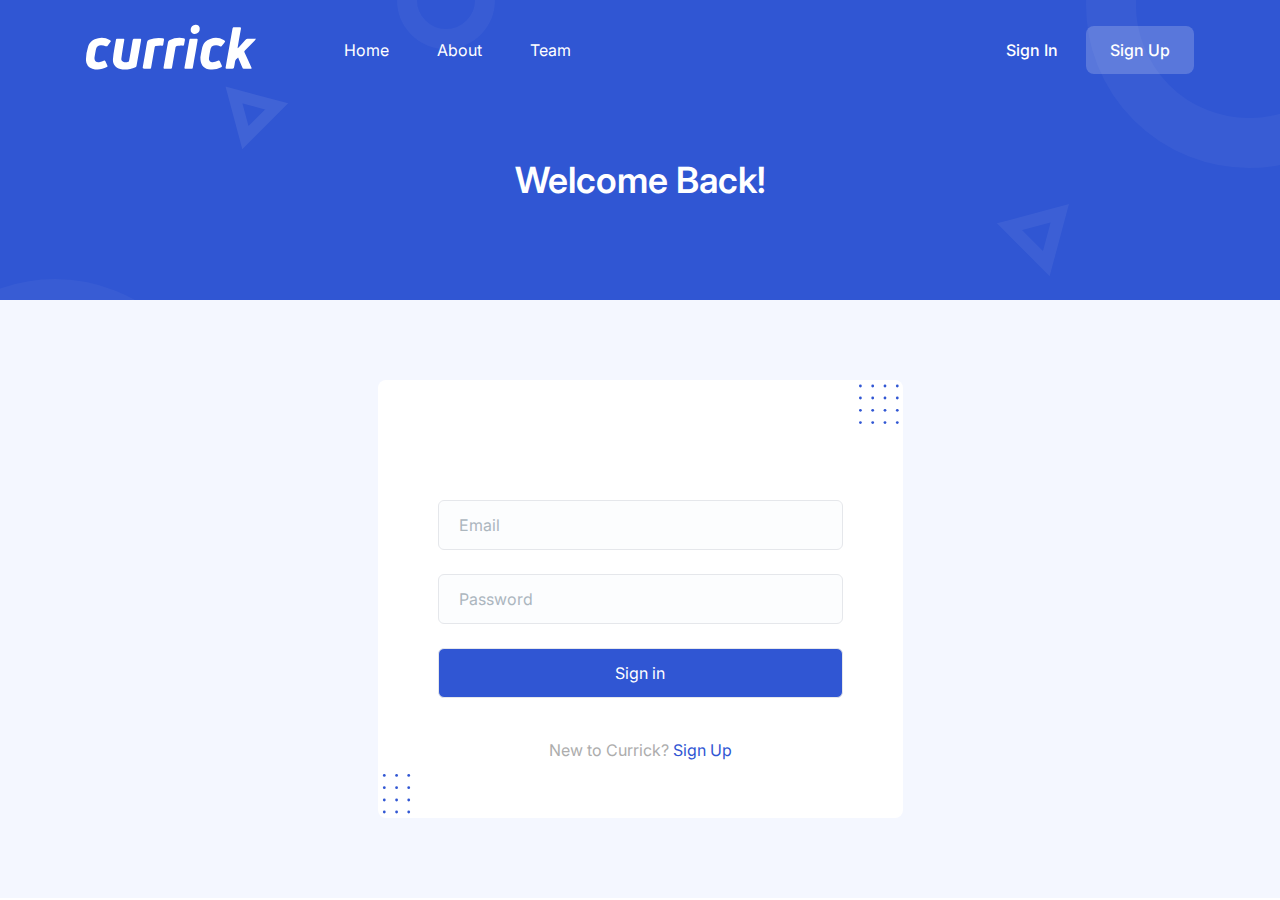
<file: templates/login.html>
<!DOCTYPE html>
<html lang="en">
  <head>
    <meta charset="UTF-8" />
    <meta http-equiv="X-UA-Compatible" content="IE=edge" />
    <meta name="viewport" content="width=device-width, initial-scale=1.0" />
    <title>Currick - Sign In</title>
    <link
      rel="shortcut icon"
      href="../static/img/logo/favicon.svg"
      type="image/x-icon"
    />
    <link rel="stylesheet" href="../static/css/animate.css" />
    <link rel="stylesheet" href="../static/css/tailwind.css" />

    <!-- ==== WOW JS ==== -->
    <script src="../static/js/wow.min.js"></script>
    <script>
      new WOW().init();
    </script>
  </head>
  <body>
    <!-- ====== Navbar Section Start -->
    <div
      class="ud-header absolute top-0 left-0 z-40 flex w-full items-center bg-transparent"
    >
      <div class="container">
        <div class="relative -mx-4 flex items-center justify-between">
          <div class="w-60 max-w-full px-4">
            <a href="/" class="navbar-logo block w-full py-5">
              <img
                src="../static/img/logo/logo-white.svg"
                alt="logo"
                class="header-logo w-full"
              />
            </a>
          </div>
          <div class="flex w-full items-center justify-between px-4">
            <div>
              <button
                id="navbarToggler"
                class="absolute right-4 top-1/2 block -translate-y-1/2 rounded-lg px-3 py-[6px] ring-primary focus:ring-2 lg:hidden"
              >
                <span
                  class="relative my-[6px] block h-[2px] w-[30px] bg-white"
                ></span>
                <span
                  class="relative my-[6px] block h-[2px] w-[30px] bg-white"
                ></span>
                <span
                  class="relative my-[6px] block h-[2px] w-[30px] bg-white"
                ></span>
              </button>
              <nav
                id="navbarCollapse"
                class="absolute right-4 top-full hidden w-full max-w-[250px] rounded-lg bg-white py-5 shadow-lg lg:static lg:block lg:w-full lg:max-w-full lg:bg-transparent lg:py-0 lg:px-4 lg:shadow-none xl:px-6"
              >
                <ul class="blcok lg:flex">
                  <li class="group relative">
                    <a
                      href="/"
                      class="ud-menu-scroll mx-8 flex py-2 text-base text-dark group-hover:text-primary lg:mr-0 lg:inline-flex lg:py-6 lg:px-0 lg:text-white lg:group-hover:text-white lg:group-hover:opacity-70"
                    >
                      Home
                    </a>
                  </li>
                  <li class="group relative">
                    <a
                      href="/about"
                      class="ud-menu-scroll mx-8 flex py-2 text-base text-dark group-hover:text-primary lg:mr-0 lg:ml-7 lg:inline-flex lg:py-6 lg:px-0 lg:text-white lg:group-hover:text-white lg:group-hover:opacity-70 xl:ml-12"
                    >
                      About
                    </a>
                  </li>
                  <li class="group relative">
                    <a
                      href="/team"
                      class="ud-menu-scroll mx-8 flex py-2 text-base text-dark group-hover:text-primary lg:mr-0 lg:ml-7 lg:inline-flex lg:py-6 lg:px-0 lg:text-white lg:group-hover:text-white lg:group-hover:opacity-70 xl:ml-12"
                    >
                      Team
                    </a>
                  </li>
                </ul>
              </nav>
            </div>
            <div class="hidden justify-end pr-16 sm:flex lg:pr-0">
              <a
                href="/login"
                class="loginBtn py-3 px-7 text-base font-medium text-white hover:opacity-70"
              >
                Sign In
              </a>
              <a
                href="/register"
                class="signUpBtn rounded-lg bg-white bg-opacity-20 py-3 px-6 text-base font-medium text-white duration-300 ease-in-out hover:bg-opacity-100 hover:text-dark"
              >
                Sign Up
              </a>
            </div>
          </div>
        </div>
      </div>
    </div>
    <!-- ====== Navbar Section End -->

    <!-- ====== Banner Section Start -->
    <div
      class="relative z-10 overflow-hidden bg-primary pt-[120px] pb-[100px] md:pt-[130px] lg:pt-[160px]"
    >
      <div class="container">
        <div class="-mx-4 flex flex-wrap items-center">
          <div class="w-full px-4">
            <div class="text-center">
              <h1 class="text-4xl font-semibold text-white">Welcome Back!</h1>
            </div>
          </div>
        </div>
      </div>
      <div>
        <span class="absolute top-0 left-0 z-[-1]">
          <svg
            width="495"
            height="470"
            viewBox="0 0 495 470"
            fill="none"
            xmlns="http://www.w3.org/2000/svg"
          >
            <circle
              cx="55"
              cy="442"
              r="138"
              stroke="white"
              stroke-opacity="0.04"
              stroke-width="50"
            />
            <circle
              cx="446"
              r="39"
              stroke="white"
              stroke-opacity="0.04"
              stroke-width="20"
            />
            <path
              d="M245.406 137.609L233.985 94.9852L276.609 106.406L245.406 137.609Z"
              stroke="white"
              stroke-opacity="0.08"
              stroke-width="12"
            />
          </svg>
        </span>
        <span class="absolute top-0 right-0 z-[-1]">
          <svg
            width="493"
            height="470"
            viewBox="0 0 493 470"
            fill="none"
            xmlns="http://www.w3.org/2000/svg"
          >
            <circle
              cx="462"
              cy="5"
              r="138"
              stroke="white"
              stroke-opacity="0.04"
              stroke-width="50"
            />
            <circle
              cx="49"
              cy="470"
              r="39"
              stroke="white"
              stroke-opacity="0.04"
              stroke-width="20"
            />
            <path
              d="M222.393 226.701L272.808 213.192L259.299 263.607L222.393 226.701Z"
              stroke="white"
              stroke-opacity="0.06"
              stroke-width="13"
            />
          </svg>
        </span>
      </div>
    </div>
    <!-- ====== Banner Section End -->

    <!-- ====== Forms Section Start -->
    <section class="bg-[#F4F7FF] py-14 lg:py-20">
      <div class="container">
        <div class="-mx-4 flex flex-wrap">
          <div class="w-full px-4">
            <div
              class="wow fadeInUp relative mx-auto max-w-[525px] overflow-hidden rounded-lg bg-white py-14 px-8 text-center sm:px-12 md:px-[60px]"
              data-wow-delay=".15s"
            >
              <div class="mb-10 text-center">
                <a
                  href="javascript:void(0)"
                  class="mx-auto inline-block max-w-[160px]"
                >
                  <img src="../static/img/logo/logo.svg" alt="logo" />
                </a>
              </div>
              <form action="{{ url_for('logindata')}}" method="post">
                <div class="mb-6">
                  <input
                    type="text"
                    id="email-id"
                    name="email"
                    placeholder="Email"
                    class="bordder-[#E9EDF4] w-full rounded-md border bg-[#FCFDFE] py-3 px-5 text-base text-body-color placeholder-[#ACB6BE] outline-none transition focus:border-primary focus-visible:shadow-none"
                  />
                </div>
                <div class="mb-6">
                  <input
                    type="password"
                    id="password"
                    name="password"
                    placeholder="Password"
                    class="bordder-[#E9EDF4] w-full rounded-md border bg-[#FCFDFE] py-3 px-5 text-base text-body-color placeholder-[#ACB6BE] outline-none transition focus:border-primary focus-visible:shadow-none"
                  />
                </div>
                <div class="mb-10">
                  <input
                    type="submit"
                    id="register"
                    value="Sign in"
                    class="bordder-primary w-full cursor-pointer rounded-md border bg-primary py-3 px-5 text-base text-white transition duration-300 ease-in-out hover:shadow-md"
                  />
                </div>
              </form>

              <p class="text-base text-[#adadad]">
                New to Currick?
                <a href="/register" class="text-primary hover:underline">
                  Sign Up
                </a>
              </p>

              <div>
                <span class="absolute top-1 right-1">
                  <svg
                    width="40"
                    height="40"
                    viewBox="0 0 40 40"
                    fill="none"
                    xmlns="http://www.w3.org/2000/svg"
                  >
                    <circle
                      cx="1.39737"
                      cy="38.6026"
                      r="1.39737"
                      transform="rotate(-90 1.39737 38.6026)"
                      fill="#3056D3"
                    />
                    <circle
                      cx="1.39737"
                      cy="1.99122"
                      r="1.39737"
                      transform="rotate(-90 1.39737 1.99122)"
                      fill="#3056D3"
                    />
                    <circle
                      cx="13.6943"
                      cy="38.6026"
                      r="1.39737"
                      transform="rotate(-90 13.6943 38.6026)"
                      fill="#3056D3"
                    />
                    <circle
                      cx="13.6943"
                      cy="1.99122"
                      r="1.39737"
                      transform="rotate(-90 13.6943 1.99122)"
                      fill="#3056D3"
                    />
                    <circle
                      cx="25.9911"
                      cy="38.6026"
                      r="1.39737"
                      transform="rotate(-90 25.9911 38.6026)"
                      fill="#3056D3"
                    />
                    <circle
                      cx="25.9911"
                      cy="1.99122"
                      r="1.39737"
                      transform="rotate(-90 25.9911 1.99122)"
                      fill="#3056D3"
                    />
                    <circle
                      cx="38.288"
                      cy="38.6026"
                      r="1.39737"
                      transform="rotate(-90 38.288 38.6026)"
                      fill="#3056D3"
                    />
                    <circle
                      cx="38.288"
                      cy="1.99122"
                      r="1.39737"
                      transform="rotate(-90 38.288 1.99122)"
                      fill="#3056D3"
                    />
                    <circle
                      cx="1.39737"
                      cy="26.3057"
                      r="1.39737"
                      transform="rotate(-90 1.39737 26.3057)"
                      fill="#3056D3"
                    />
                    <circle
                      cx="13.6943"
                      cy="26.3057"
                      r="1.39737"
                      transform="rotate(-90 13.6943 26.3057)"
                      fill="#3056D3"
                    />
                    <circle
                      cx="25.9911"
                      cy="26.3057"
                      r="1.39737"
                      transform="rotate(-90 25.9911 26.3057)"
                      fill="#3056D3"
                    />
                    <circle
                      cx="38.288"
                      cy="26.3057"
                      r="1.39737"
                      transform="rotate(-90 38.288 26.3057)"
                      fill="#3056D3"
                    />
                    <circle
                      cx="1.39737"
                      cy="14.0086"
                      r="1.39737"
                      transform="rotate(-90 1.39737 14.0086)"
                      fill="#3056D3"
                    />
                    <circle
                      cx="13.6943"
                      cy="14.0086"
                      r="1.39737"
                      transform="rotate(-90 13.6943 14.0086)"
                      fill="#3056D3"
                    />
                    <circle
                      cx="25.9911"
                      cy="14.0086"
                      r="1.39737"
                      transform="rotate(-90 25.9911 14.0086)"
                      fill="#3056D3"
                    />
                    <circle
                      cx="38.288"
                      cy="14.0086"
                      r="1.39737"
                      transform="rotate(-90 38.288 14.0086)"
                      fill="#3056D3"
                    />
                  </svg>
                </span>
                <span class="absolute left-1 bottom-1">
                  <svg
                    width="29"
                    height="40"
                    viewBox="0 0 29 40"
                    fill="none"
                    xmlns="http://www.w3.org/2000/svg"
                  >
                    <circle
                      cx="2.288"
                      cy="25.9912"
                      r="1.39737"
                      transform="rotate(-90 2.288 25.9912)"
                      fill="#3056D3"
                    />
                    <circle
                      cx="14.5849"
                      cy="25.9911"
                      r="1.39737"
                      transform="rotate(-90 14.5849 25.9911)"
                      fill="#3056D3"
                    />
                    <circle
                      cx="26.7216"
                      cy="25.9911"
                      r="1.39737"
                      transform="rotate(-90 26.7216 25.9911)"
                      fill="#3056D3"
                    />
                    <circle
                      cx="2.288"
                      cy="13.6944"
                      r="1.39737"
                      transform="rotate(-90 2.288 13.6944)"
                      fill="#3056D3"
                    />
                    <circle
                      cx="14.5849"
                      cy="13.6943"
                      r="1.39737"
                      transform="rotate(-90 14.5849 13.6943)"
                      fill="#3056D3"
                    />
                    <circle
                      cx="26.7216"
                      cy="13.6943"
                      r="1.39737"
                      transform="rotate(-90 26.7216 13.6943)"
                      fill="#3056D3"
                    />
                    <circle
                      cx="2.288"
                      cy="38.0087"
                      r="1.39737"
                      transform="rotate(-90 2.288 38.0087)"
                      fill="#3056D3"
                    />
                    <circle
                      cx="2.288"
                      cy="1.39739"
                      r="1.39737"
                      transform="rotate(-90 2.288 1.39739)"
                      fill="#3056D3"
                    />
                    <circle
                      cx="14.5849"
                      cy="38.0089"
                      r="1.39737"
                      transform="rotate(-90 14.5849 38.0089)"
                      fill="#3056D3"
                    />
                    <circle
                      cx="26.7216"
                      cy="38.0089"
                      r="1.39737"
                      transform="rotate(-90 26.7216 38.0089)"
                      fill="#3056D3"
                    />
                    <circle
                      cx="14.5849"
                      cy="1.39761"
                      r="1.39737"
                      transform="rotate(-90 14.5849 1.39761)"
                      fill="#3056D3"
                    />
                    <circle
                      cx="26.7216"
                      cy="1.39761"
                      r="1.39737"
                      transform="rotate(-90 26.7216 1.39761)"
                      fill="#3056D3"
                    />
                  </svg>
                </span>
              </div>
            </div>
          </div>
        </div>
      </div>
    </section>
    <!-- ====== Forms Section End -->

    <!-- ====== Back To Top Start -->
    <a
      href="javascript:void(0)"
      class="back-to-top fixed bottom-8 right-8 left-auto z-[999] hidden h-10 w-10 items-center justify-center rounded-md bg-primary text-white shadow-md transition duration-300 ease-in-out hover:bg-dark"
    >
      <span
        class="mt-[6px] h-3 w-3 rotate-45 border-t border-l border-white"
      ></span>
    </a>
    <!-- ====== Back To Top End -->

    <!-- ====== All Scripts -->
    <script src="../static/js/main.js"></script>
  </body>
</html>
</file>
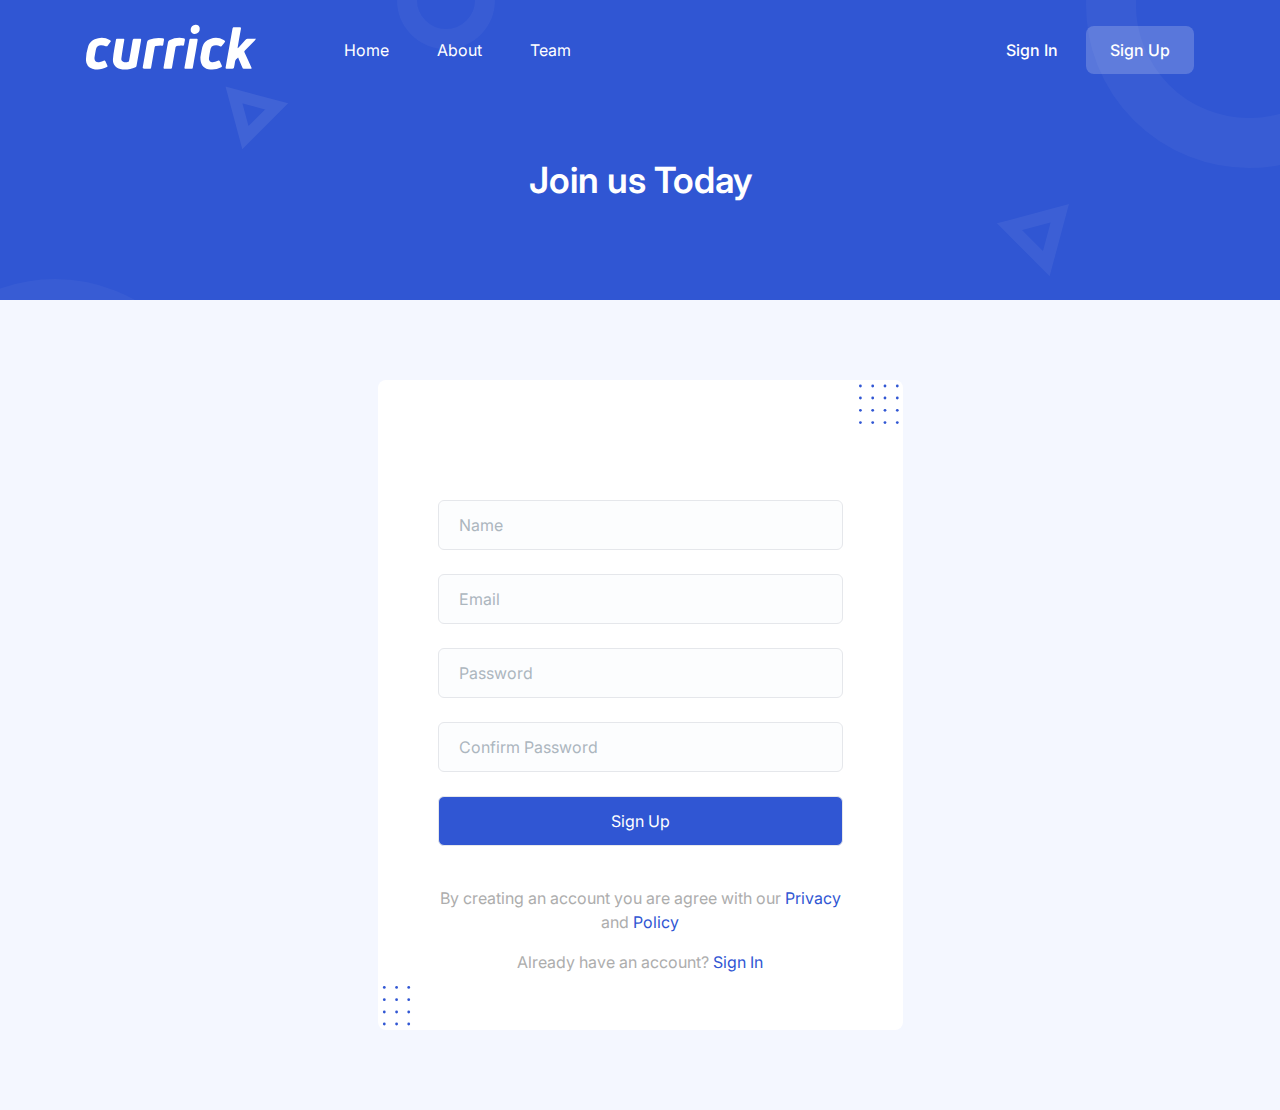
<file: templates/register.html>
<!DOCTYPE html>
<html lang="en">
  <head>
    <meta charset="UTF-8" />
    <meta http-equiv="X-UA-Compatible" content="IE=edge" />
    <meta name="viewport" content="width=device-width, initial-scale=1.0" />
    <title>Currick - Sign Up</title>
    <link
      rel="shortcut icon"
      href="../static/img/favicon.png"
      type="image/x-icon"
    />
    <link rel="stylesheet" href="../static/css/animate.css" />
    <link rel="stylesheet" href="../static/css/tailwind.css" />

    <!-- ==== WOW JS ==== -->
    <script src="../static/js/wow.min.js"></script>
    <script>
      new WOW().init();
    </script>
  </head>
  <body>
    <!-- ====== Navbar Section Start -->
    <div
      class="ud-header absolute top-0 left-0 z-40 flex w-full items-center bg-transparent"
    >
      <div class="container">
        <div class="relative -mx-4 flex items-center justify-between">
          <div class="w-60 max-w-full px-4">
            <a href="/" class="navbar-logo block w-full py-5">
              <img
                src="../static/img/logo/logo-white.svg"
                alt="logo"
                class="header-logo w-full"
              />
            </a>
          </div>
          <div class="flex w-full items-center justify-between px-4">
            <div>
              <button
                id="navbarToggler"
                class="absolute right-4 top-1/2 block -translate-y-1/2 rounded-lg px-3 py-[6px] ring-primary focus:ring-2 lg:hidden"
              >
                <span
                  class="relative my-[6px] block h-[2px] w-[30px] bg-white"
                ></span>
                <span
                  class="relative my-[6px] block h-[2px] w-[30px] bg-white"
                ></span>
                <span
                  class="relative my-[6px] block h-[2px] w-[30px] bg-white"
                ></span>
              </button>
              <nav
                id="navbarCollapse"
                class="absolute right-4 top-full hidden w-full max-w-[250px] rounded-lg bg-white py-5 shadow-lg lg:static lg:block lg:w-full lg:max-w-full lg:bg-transparent lg:py-0 lg:px-4 lg:shadow-none xl:px-6"
              >
                <ul class="blcok lg:flex">
                  <li class="group relative">
                    <a
                      href="/"
                      class="ud-menu-scroll mx-8 flex py-2 text-base text-dark group-hover:text-primary lg:mr-0 lg:inline-flex lg:py-6 lg:px-0 lg:text-white lg:group-hover:text-white lg:group-hover:opacity-70"
                    >
                      Home
                    </a>
                  </li>
                  <li class="group relative">
                    <a
                      href="/about"
                      class="ud-menu-scroll mx-8 flex py-2 text-base text-dark group-hover:text-primary lg:mr-0 lg:ml-7 lg:inline-flex lg:py-6 lg:px-0 lg:text-white lg:group-hover:text-white lg:group-hover:opacity-70 xl:ml-12"
                    >
                      About
                    </a>
                  </li>
                  <li class="group relative">
                    <a
                      href="/team"
                      class="ud-menu-scroll mx-8 flex py-2 text-base text-dark group-hover:text-primary lg:mr-0 lg:ml-7 lg:inline-flex lg:py-6 lg:px-0 lg:text-white lg:group-hover:text-white lg:group-hover:opacity-70 xl:ml-12"
                    >
                      Team
                    </a>
                  </li>
                </ul>
              </nav>
            </div>
            <div class="hidden justify-end pr-16 sm:flex lg:pr-0">
              <a
                href="/login"
                class="loginBtn py-3 px-7 text-base font-medium text-white hover:opacity-70"
              >
                Sign In
              </a>
              <a
                href="/register"
                class="signUpBtn rounded-lg bg-white bg-opacity-20 py-3 px-6 text-base font-medium text-white duration-300 ease-in-out hover:bg-opacity-100 hover:text-dark"
              >
                Sign Up
              </a>
            </div>
          </div>
        </div>
      </div>
    </div>
    <!-- ====== Navbar Section End -->

    <!-- ====== Banner Section Start -->
    <div
      class="relative z-10 overflow-hidden bg-primary pt-[120px] pb-[100px] md:pt-[130px] lg:pt-[160px]"
    >
      <div class="container">
        <div class="-mx-4 flex flex-wrap items-center">
          <div class="w-full px-4">
            <div class="text-center">
              <h1 class="text-4xl font-semibold text-white">Join us Today</h1>
            </div>
          </div>
        </div>
      </div>
      <div>
        <span class="absolute top-0 left-0 z-[-1]">
          <svg
            width="495"
            height="470"
            viewBox="0 0 495 470"
            fill="none"
            xmlns="http://www.w3.org/2000/svg"
          >
            <circle
              cx="55"
              cy="442"
              r="138"
              stroke="white"
              stroke-opacity="0.04"
              stroke-width="50"
            />
            <circle
              cx="446"
              r="39"
              stroke="white"
              stroke-opacity="0.04"
              stroke-width="20"
            />
            <path
              d="M245.406 137.609L233.985 94.9852L276.609 106.406L245.406 137.609Z"
              stroke="white"
              stroke-opacity="0.08"
              stroke-width="12"
            />
          </svg>
        </span>
        <span class="absolute top-0 right-0 z-[-1]">
          <svg
            width="493"
            height="470"
            viewBox="0 0 493 470"
            fill="none"
            xmlns="http://www.w3.org/2000/svg"
          >
            <circle
              cx="462"
              cy="5"
              r="138"
              stroke="white"
              stroke-opacity="0.04"
              stroke-width="50"
            />
            <circle
              cx="49"
              cy="470"
              r="39"
              stroke="white"
              stroke-opacity="0.04"
              stroke-width="20"
            />
            <path
              d="M222.393 226.701L272.808 213.192L259.299 263.607L222.393 226.701Z"
              stroke="white"
              stroke-opacity="0.06"
              stroke-width="13"
            />
          </svg>
        </span>
      </div>
    </div>
    <!-- ====== Banner Section End -->

    <!-- ====== Forms Section Start -->
    <section class="bg-[#F4F7FF] py-14 lg:py-20">
      <div class="container">
        <div class="-mx-4 flex flex-wrap">
          <div class="w-full px-4">
            <div
              class="wow fadeInUp relative mx-auto max-w-[525px] overflow-hidden rounded-lg bg-white py-14 px-8 text-center sm:px-12 md:px-[60px]"
              data-wow-delay=".15s"
            >
              <div class="mb-10 text-center">
                <a
                  href="javascript:void(0)"
                  class="mx-auto inline-block max-w-[160px]"
                >
                  <img src="../static/img/logo/logo.svg" alt="logo" />
                </a>
              </div>
              <form action="{{ url_for('register')}}" method="post">
                <div class="mb-6">
                  <input
                    type="text"
                    id="name"
                    name="name"
                    placeholder="Name"
                    class="bordder-[#E9EDF4] w-full rounded-md border bg-[#FCFDFE] py-3 px-5 text-base text-body-color placeholder-[#ACB6BE] outline-none transition focus:border-primary focus-visible:shadow-none"
                  />
                </div>
                <div class="mb-6">
                  <input
                    type="text"
                    id="email-id"
                    name="email"
                    placeholder="Email"
                    class="bordder-[#E9EDF4] w-full rounded-md border bg-[#FCFDFE] py-3 px-5 text-base text-body-color placeholder-[#ACB6BE] outline-none transition focus:border-primary focus-visible:shadow-none"
                  />
                </div>
                <div class="mb-6">
                  <input
                    type="password"
                    id="password"
                    name="password"
                    placeholder="Password"
                    class="bordder-[#E9EDF4] w-full rounded-md border bg-[#FCFDFE] py-3 px-5 text-base text-body-color placeholder-[#ACB6BE] outline-none transition focus:border-primary focus-visible:shadow-none"
                  />
                </div>
                <div class="mb-6">
                    <input
                      type="password"
                      name="confirmpassword"
                      id="confirmpassword"
                      placeholder="Confirm Password"
                      class="bordder-[#E9EDF4] w-full rounded-md border bg-[#FCFDFE] py-3 px-5 text-base text-body-color placeholder-[#ACB6BE] outline-none transition focus:border-primary focus-visible:shadow-none"
                    />
                  </div>
                <div class="mb-10">
                  <input
                    type="submit"
                    id="register"
                    value="Sign Up"
                    class="bordder-primary w-full cursor-pointer rounded-md border bg-primary py-3 px-5 text-base text-white transition duration-300 ease-in-out hover:shadow-md"
                  />
                </div>
              </form>

              <p class="mb-4 text-base text-[#adadad]">
                By creating an account you are agree with our
                <a
                  href="javascript:void(0)"
                  class="text-primary hover:underline"
                >
                  Privacy
                </a>
                and
                <a
                  href="javascript:void(0)"
                  class="text-primary hover:underline"
                >
                  Policy
                </a>
              </p>

              <p class="text-base text-[#adadad]">
                Already have an account?
                <a href="/login" class="text-primary hover:underline">
                  Sign In
                </a>
              </p>

              <div>
                <span class="absolute top-1 right-1">
                  <svg
                    width="40"
                    height="40"
                    viewBox="0 0 40 40"
                    fill="none"
                    xmlns="http://www.w3.org/2000/svg"
                  >
                    <circle
                      cx="1.39737"
                      cy="38.6026"
                      r="1.39737"
                      transform="rotate(-90 1.39737 38.6026)"
                      fill="#3056D3"
                    />
                    <circle
                      cx="1.39737"
                      cy="1.99122"
                      r="1.39737"
                      transform="rotate(-90 1.39737 1.99122)"
                      fill="#3056D3"
                    />
                    <circle
                      cx="13.6943"
                      cy="38.6026"
                      r="1.39737"
                      transform="rotate(-90 13.6943 38.6026)"
                      fill="#3056D3"
                    />
                    <circle
                      cx="13.6943"
                      cy="1.99122"
                      r="1.39737"
                      transform="rotate(-90 13.6943 1.99122)"
                      fill="#3056D3"
                    />
                    <circle
                      cx="25.9911"
                      cy="38.6026"
                      r="1.39737"
                      transform="rotate(-90 25.9911 38.6026)"
                      fill="#3056D3"
                    />
                    <circle
                      cx="25.9911"
                      cy="1.99122"
                      r="1.39737"
                      transform="rotate(-90 25.9911 1.99122)"
                      fill="#3056D3"
                    />
                    <circle
                      cx="38.288"
                      cy="38.6026"
                      r="1.39737"
                      transform="rotate(-90 38.288 38.6026)"
                      fill="#3056D3"
                    />
                    <circle
                      cx="38.288"
                      cy="1.99122"
                      r="1.39737"
                      transform="rotate(-90 38.288 1.99122)"
                      fill="#3056D3"
                    />
                    <circle
                      cx="1.39737"
                      cy="26.3057"
                      r="1.39737"
                      transform="rotate(-90 1.39737 26.3057)"
                      fill="#3056D3"
                    />
                    <circle
                      cx="13.6943"
                      cy="26.3057"
                      r="1.39737"
                      transform="rotate(-90 13.6943 26.3057)"
                      fill="#3056D3"
                    />
                    <circle
                      cx="25.9911"
                      cy="26.3057"
                      r="1.39737"
                      transform="rotate(-90 25.9911 26.3057)"
                      fill="#3056D3"
                    />
                    <circle
                      cx="38.288"
                      cy="26.3057"
                      r="1.39737"
                      transform="rotate(-90 38.288 26.3057)"
                      fill="#3056D3"
                    />
                    <circle
                      cx="1.39737"
                      cy="14.0086"
                      r="1.39737"
                      transform="rotate(-90 1.39737 14.0086)"
                      fill="#3056D3"
                    />
                    <circle
                      cx="13.6943"
                      cy="14.0086"
                      r="1.39737"
                      transform="rotate(-90 13.6943 14.0086)"
                      fill="#3056D3"
                    />
                    <circle
                      cx="25.9911"
                      cy="14.0086"
                      r="1.39737"
                      transform="rotate(-90 25.9911 14.0086)"
                      fill="#3056D3"
                    />
                    <circle
                      cx="38.288"
                      cy="14.0086"
                      r="1.39737"
                      transform="rotate(-90 38.288 14.0086)"
                      fill="#3056D3"
                    />
                  </svg>
                </span>
                <span class="absolute left-1 bottom-1">
                  <svg
                    width="29"
                    height="40"
                    viewBox="0 0 29 40"
                    fill="none"
                    xmlns="http://www.w3.org/2000/svg"
                  >
                    <circle
                      cx="2.288"
                      cy="25.9912"
                      r="1.39737"
                      transform="rotate(-90 2.288 25.9912)"
                      fill="#3056D3"
                    />
                    <circle
                      cx="14.5849"
                      cy="25.9911"
                      r="1.39737"
                      transform="rotate(-90 14.5849 25.9911)"
                      fill="#3056D3"
                    />
                    <circle
                      cx="26.7216"
                      cy="25.9911"
                      r="1.39737"
                      transform="rotate(-90 26.7216 25.9911)"
                      fill="#3056D3"
                    />
                    <circle
                      cx="2.288"
                      cy="13.6944"
                      r="1.39737"
                      transform="rotate(-90 2.288 13.6944)"
                      fill="#3056D3"
                    />
                    <circle
                      cx="14.5849"
                      cy="13.6943"
                      r="1.39737"
                      transform="rotate(-90 14.5849 13.6943)"
                      fill="#3056D3"
                    />
                    <circle
                      cx="26.7216"
                      cy="13.6943"
                      r="1.39737"
                      transform="rotate(-90 26.7216 13.6943)"
                      fill="#3056D3"
                    />
                    <circle
                      cx="2.288"
                      cy="38.0087"
                      r="1.39737"
                      transform="rotate(-90 2.288 38.0087)"
                      fill="#3056D3"
                    />
                    <circle
                      cx="2.288"
                      cy="1.39739"
                      r="1.39737"
                      transform="rotate(-90 2.288 1.39739)"
                      fill="#3056D3"
                    />
                    <circle
                      cx="14.5849"
                      cy="38.0089"
                      r="1.39737"
                      transform="rotate(-90 14.5849 38.0089)"
                      fill="#3056D3"
                    />
                    <circle
                      cx="26.7216"
                      cy="38.0089"
                      r="1.39737"
                      transform="rotate(-90 26.7216 38.0089)"
                      fill="#3056D3"
                    />
                    <circle
                      cx="14.5849"
                      cy="1.39761"
                      r="1.39737"
                      transform="rotate(-90 14.5849 1.39761)"
                      fill="#3056D3"
                    />
                    <circle
                      cx="26.7216"
                      cy="1.39761"
                      r="1.39737"
                      transform="rotate(-90 26.7216 1.39761)"
                      fill="#3056D3"
                    />
                  </svg>
                </span>
              </div>
            </div>
          </div>
        </div>
      </div>
    </section>
    <!-- ====== Forms Section End -->

    <!-- ====== Back To Top Start -->
    <a
      href="javascript:void(0)"
      class="back-to-top fixed bottom-8 right-8 left-auto z-[999] hidden h-10 w-10 items-center justify-center rounded-md bg-primary text-white shadow-md transition duration-300 ease-in-out hover:bg-dark"
    >
      <span
        class="mt-[6px] h-3 w-3 rotate-45 border-t border-l border-white"
      ></span>
    </a>
    <!-- ====== Back To Top End -->

    <!-- ====== All Scripts -->
    <script src="../static/js/main.js"></script>
  </body>
</html>
</file>
